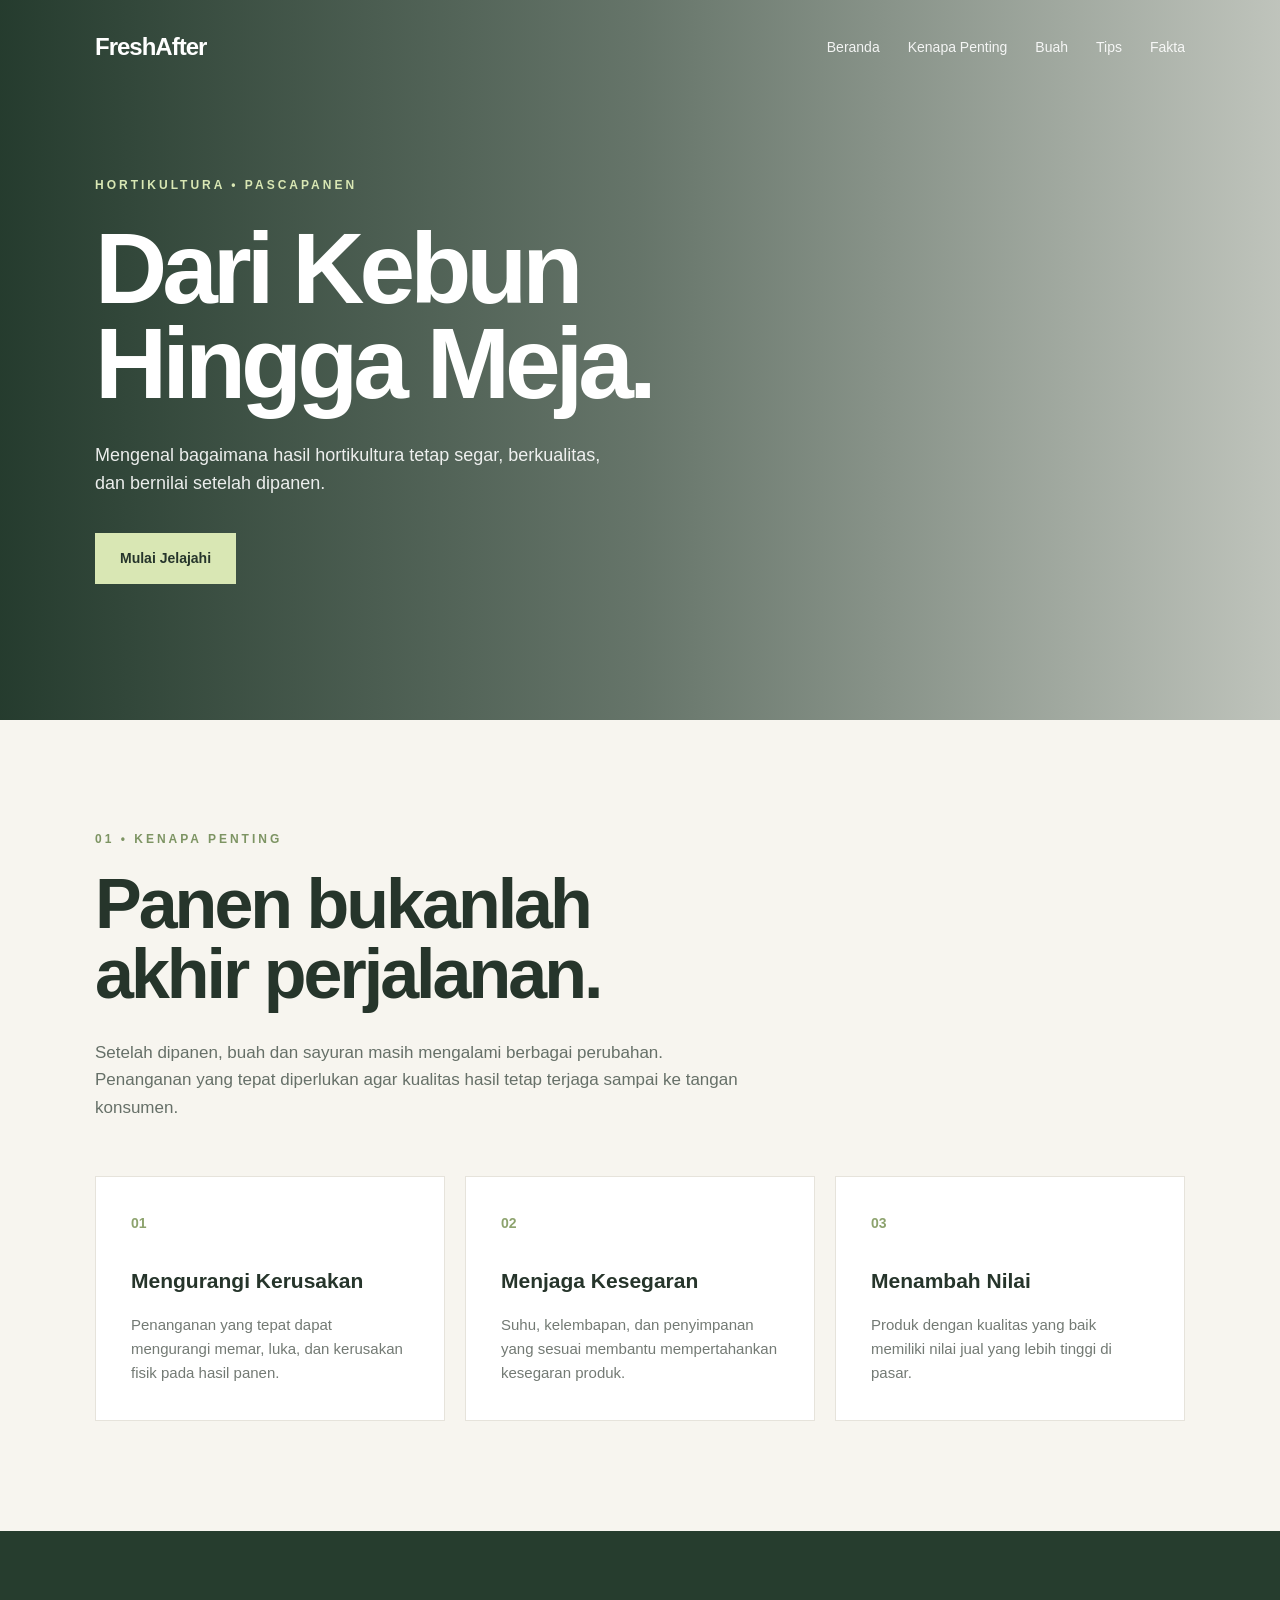
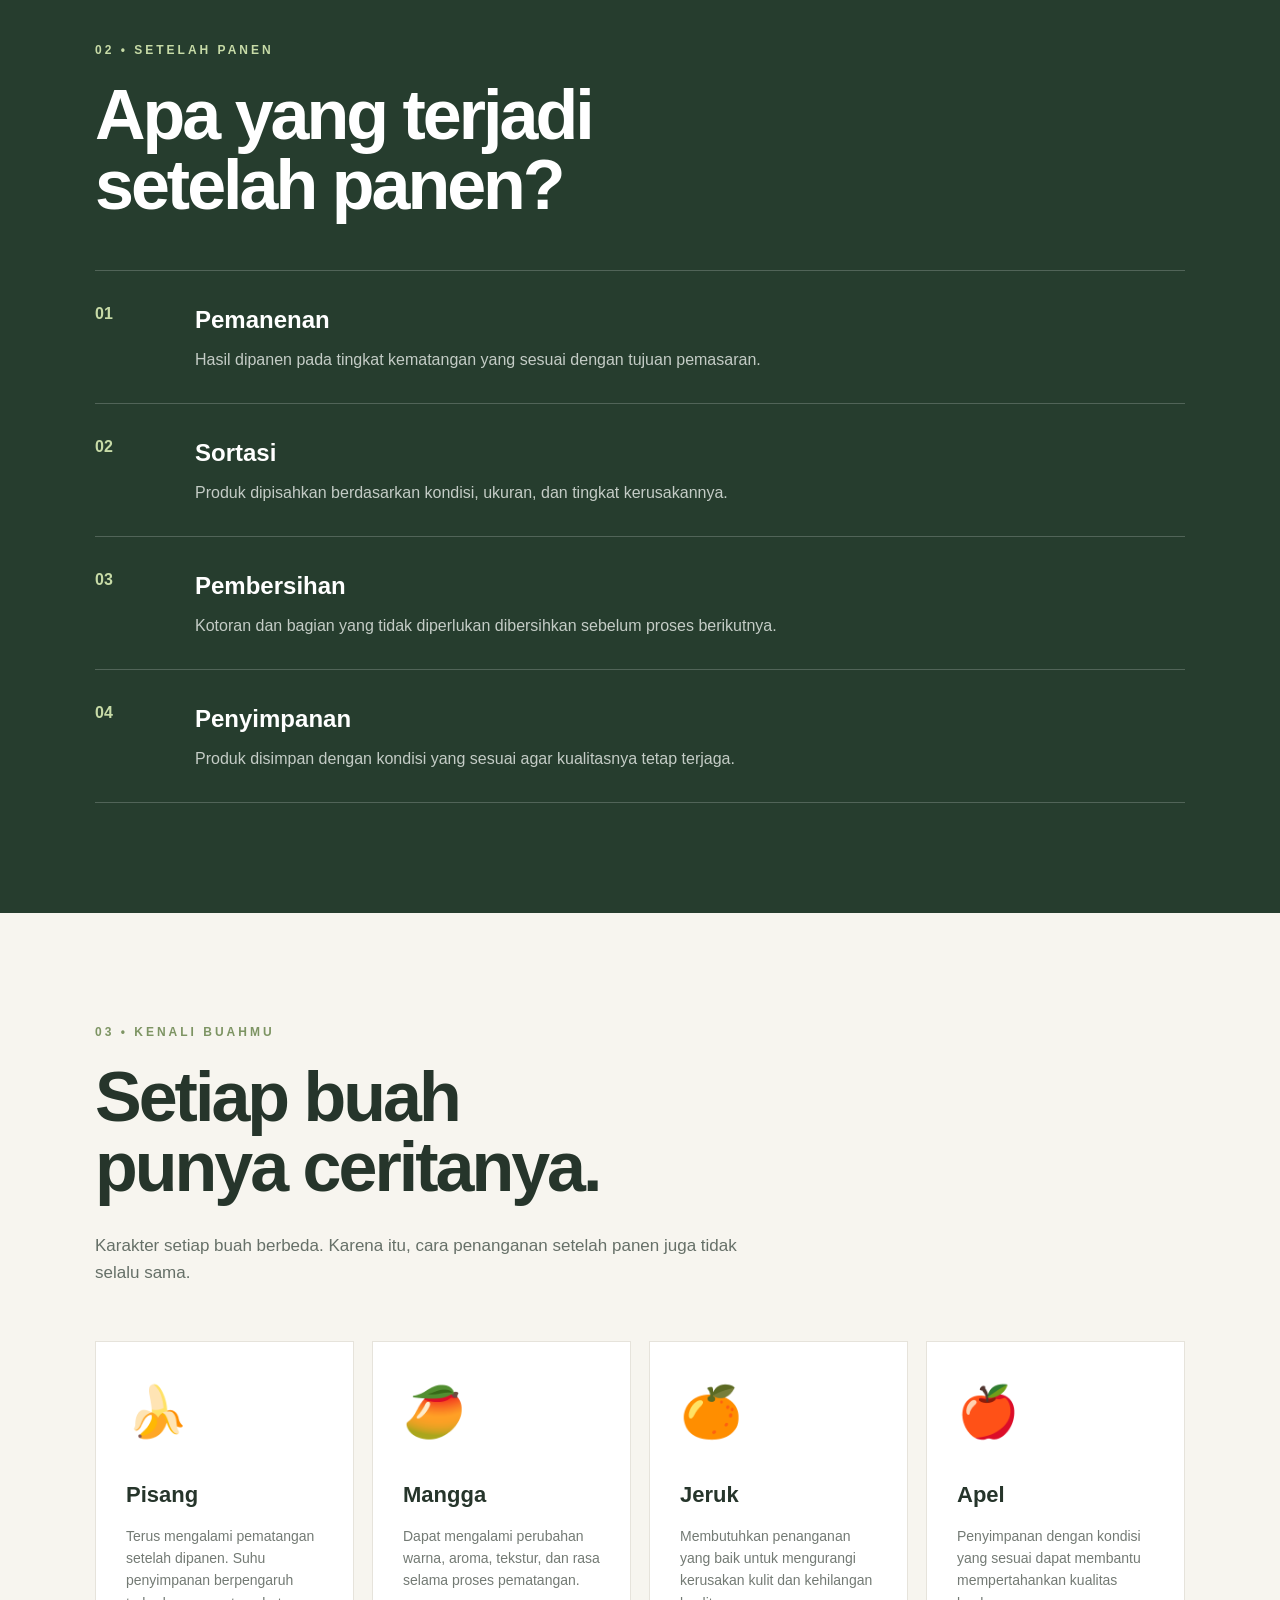
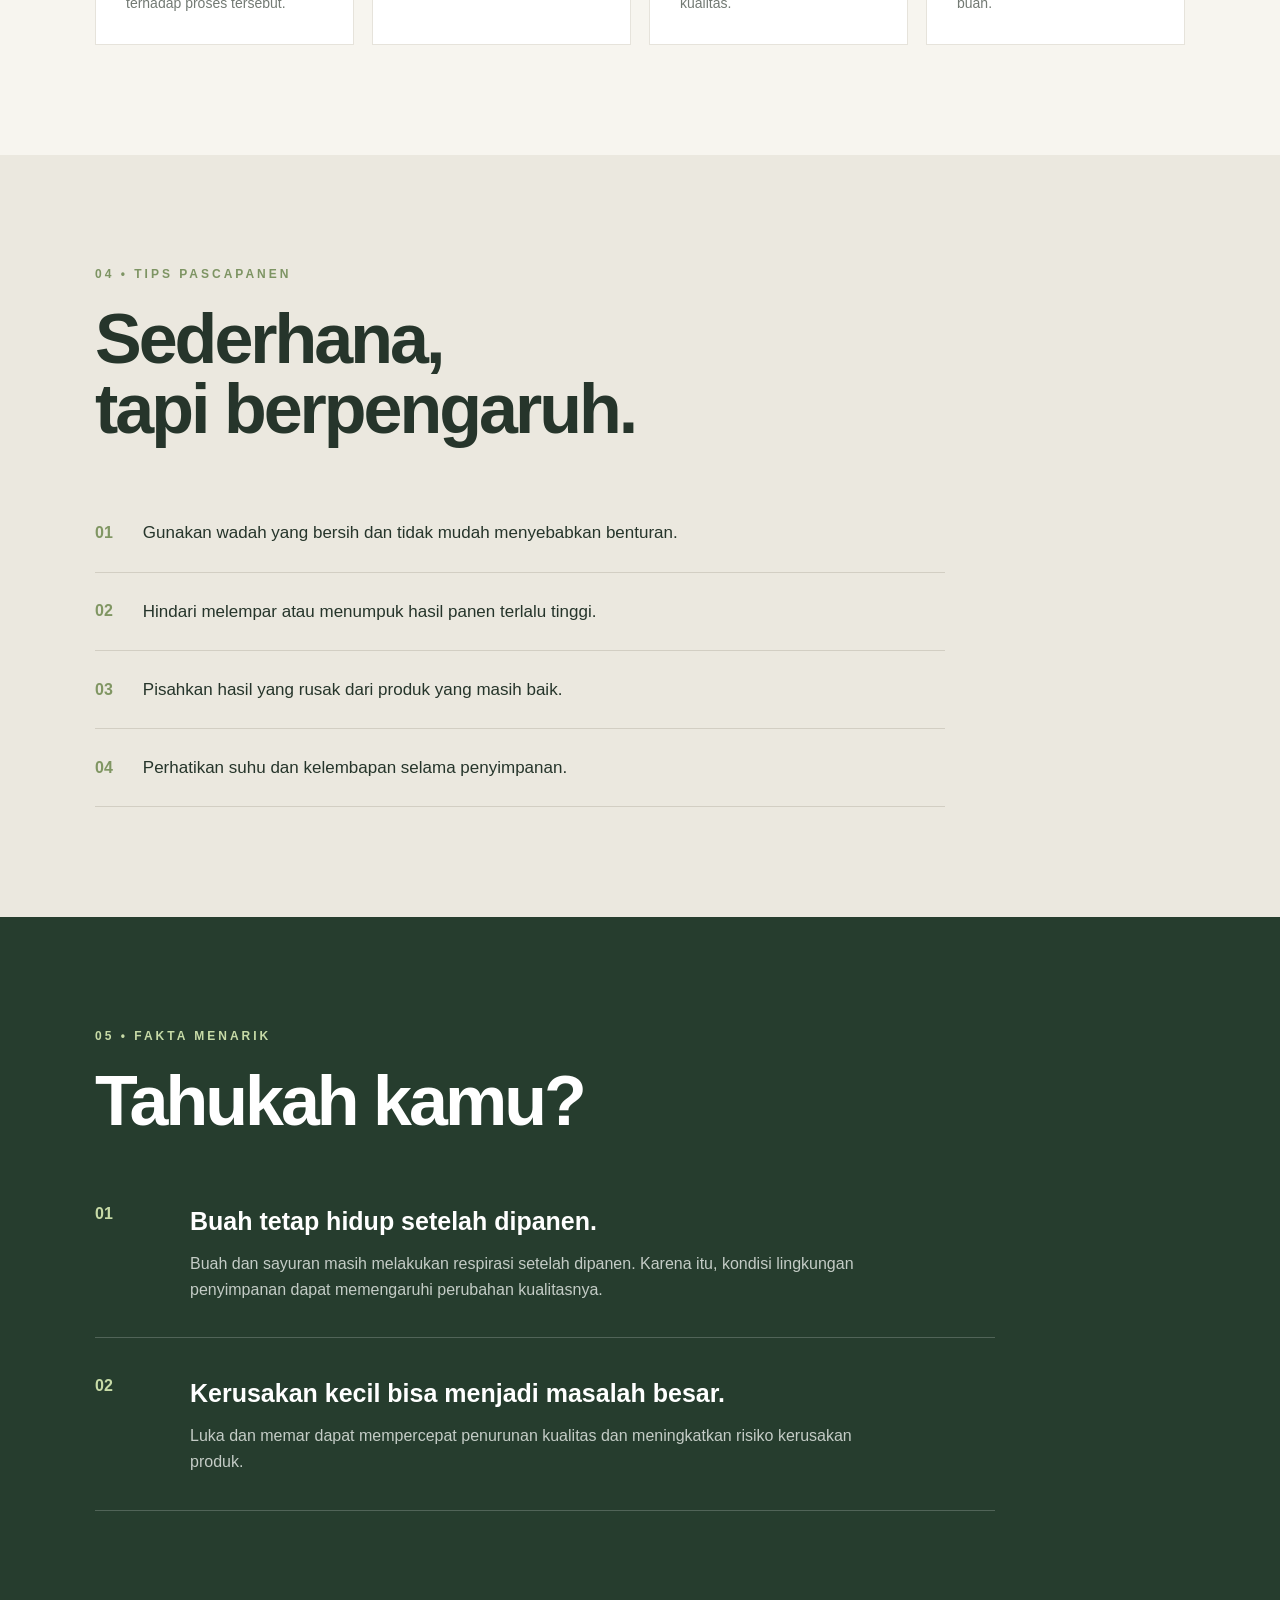
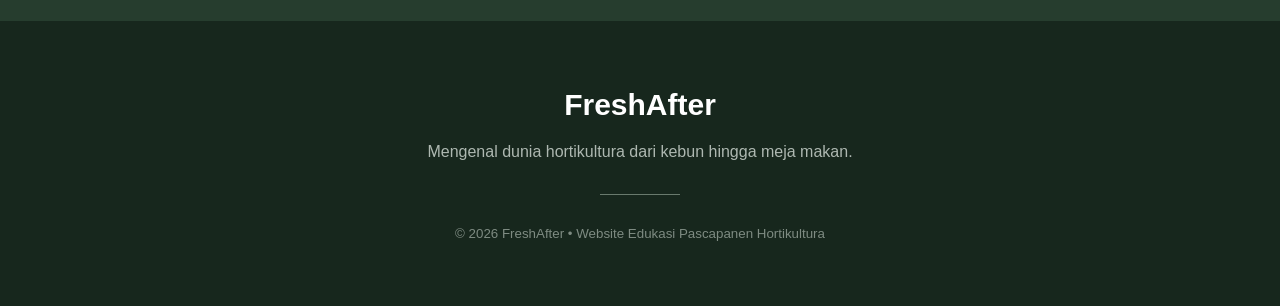
<file: index.html>
<!DOCTYPE html>
<html lang="id">
<head>
    <meta charset="UTF-8">
    <meta name="viewport" content="width=device-width, initial-scale=1.0">

    <title>FreshAfter | Hortikultura Pascapanen</title>

    <link rel="stylesheet" href="style.css">
</head>

<body>

    <!-- NAVBAR -->
    <header>
        <div class="navbar">
            <div class="logo">FreshAfter</div>

            <nav>
                <a href="index.html">Beranda</a>
                <a href="#penting">Kenapa Penting</a>
                <a href="#buah">Buah</a>
                <a href="#tips">Tips</a>
                <a href="#fakta">Fakta</a>
            </nav>
        </div>
    </header>


    <!-- HERO -->
    <section class="hero">
        <div class="hero-content">

            <p class="label">HORTIKULTURA • PASCAPANEN</p>

            <h1>
                Dari Kebun<br>
                Hingga Meja.
            </h1>

            <p class="hero-text">
                Mengenal bagaimana hasil hortikultura tetap segar,
                berkualitas, dan bernilai setelah dipanen.
            </p>

            <a href="#penting" class="button">
                Mulai Jelajahi
            </a>

        </div>
    </section>


    <!-- KENAPA PENTING -->
    <section class="section" id="penting">

        <p class="section-label">01 • KENAPA PENTING</p>

        <h2>
            Panen bukanlah<br>
            akhir perjalanan.
        </h2>

        <p class="description">
            Setelah dipanen, buah dan sayuran masih mengalami berbagai
            perubahan. Penanganan yang tepat diperlukan agar kualitas
            hasil tetap terjaga sampai ke tangan konsumen.
        </p>

        <div class="cards">

            <div class="card">
                <div class="number">01</div>
                <h3>Mengurangi Kerusakan</h3>
                <p>
                    Penanganan yang tepat dapat mengurangi memar,
                    luka, dan kerusakan fisik pada hasil panen.
                </p>
            </div>

            <div class="card">
                <div class="number">02</div>
                <h3>Menjaga Kesegaran</h3>
                <p>
                    Suhu, kelembapan, dan penyimpanan yang sesuai
                    membantu mempertahankan kesegaran produk.
                </p>
            </div>

            <div class="card">
                <div class="number">03</div>
                <h3>Menambah Nilai</h3>
                <p>
                    Produk dengan kualitas yang baik memiliki nilai
                    jual yang lebih tinggi di pasar.
                </p>
            </div>

        </div>

    </section>


    <!-- SETELAH PANEN -->
    <section class="section green-section">

        <p class="section-label">02 • SETELAH PANEN</p>

        <h2>
            Apa yang terjadi<br>
            setelah panen?
        </h2>

        <div class="process">

            <div class="process-item">
                <span>01</span>
                <div>
                    <h3>Pemanenan</h3>
                    <p>
                        Hasil dipanen pada tingkat kematangan
                        yang sesuai dengan tujuan pemasaran.
                    </p>
                </div>
            </div>

            <div class="process-item">
                <span>02</span>
                <div>
                    <h3>Sortasi</h3>
                    <p>
                        Produk dipisahkan berdasarkan kondisi,
                        ukuran, dan tingkat kerusakannya.
                    </p>
                </div>
            </div>

            <div class="process-item">
                <span>03</span>
                <div>
                    <h3>Pembersihan</h3>
                    <p>
                        Kotoran dan bagian yang tidak diperlukan
                        dibersihkan sebelum proses berikutnya.
                    </p>
                </div>
            </div>

            <div class="process-item">
                <span>04</span>
                <div>
                    <h3>Penyimpanan</h3>
                    <p>
                        Produk disimpan dengan kondisi yang sesuai
                        agar kualitasnya tetap terjaga.
                    </p>
                </div>
            </div>

        </div>

    </section>


    <!-- KENALI BUAH -->
    <section class="section" id="buah">

        <p class="section-label">03 • KENALI BUAHMU</p>

        <h2>
            Setiap buah<br>
            punya ceritanya.
        </h2>

        <p class="description">
            Karakter setiap buah berbeda. Karena itu, cara
            penanganan setelah panen juga tidak selalu sama.
        </p>

        <div class="fruit-grid">

            <div class="fruit-card">
                <div class="fruit-icon">🍌</div>
                <h3>Pisang</h3>
                <p>
                    Terus mengalami pematangan setelah dipanen.
                    Suhu penyimpanan berpengaruh terhadap proses tersebut.
                </p>
            </div>

            <div class="fruit-card">
                <div class="fruit-icon">🥭</div>
                <h3>Mangga</h3>
                <p>
                    Dapat mengalami perubahan warna, aroma,
                    tekstur, dan rasa selama proses pematangan.
                </p>
            </div>

            <div class="fruit-card">
                <div class="fruit-icon">🍊</div>
                <h3>Jeruk</h3>
                <p>
                    Membutuhkan penanganan yang baik untuk mengurangi
                    kerusakan kulit dan kehilangan kualitas.
                </p>
            </div>

            <div class="fruit-card">
                <div class="fruit-icon">🍎</div>
                <h3>Apel</h3>
                <p>
                    Penyimpanan dengan kondisi yang sesuai dapat
                    membantu mempertahankan kualitas buah.
                </p>
            </div>

        </div>

    </section>


    <!-- TIPS -->
    <section class="section tips-section" id="tips">

        <p class="section-label">04 • TIPS PASCAPANEN</p>

        <h2>
            Sederhana,<br>
            tapi berpengaruh.
        </h2>

        <div class="tips-list">

            <div class="tip">
                <span>01</span>
                <p>
                    Gunakan wadah yang bersih dan tidak mudah
                    menyebabkan benturan.
                </p>
            </div>

            <div class="tip">
                <span>02</span>
                <p>
                    Hindari melempar atau menumpuk hasil panen
                    terlalu tinggi.
                </p>
            </div>

            <div class="tip">
                <span>03</span>
                <p>
                    Pisahkan hasil yang rusak dari produk yang masih baik.
                </p>
            </div>

            <div class="tip">
                <span>04</span>
                <p>
                    Perhatikan suhu dan kelembapan selama penyimpanan.
                </p>
            </div>

        </div>

    </section>


    <!-- FAKTA -->
    <section class="section green-section" id="fakta">

        <p class="section-label">05 • FAKTA MENARIK</p>

        <h2>
            Tahukah kamu?
        </h2>

        <div class="fact-box">

            <div class="fact-number">01</div>

            <div>
                <h3>Buah tetap hidup setelah dipanen.</h3>

                <p>
                    Buah dan sayuran masih melakukan respirasi
                    setelah dipanen. Karena itu, kondisi lingkungan
                    penyimpanan dapat memengaruhi perubahan kualitasnya.
                </p>
            </div>

        </div>

        <div class="fact-box">

            <div class="fact-number">02</div>

            <div>
                <h3>Kerusakan kecil bisa menjadi masalah besar.</h3>

                <p>
                    Luka dan memar dapat mempercepat penurunan
                    kualitas dan meningkatkan risiko kerusakan produk.
                </p>
            </div>

        </div>

    </section>


    <!-- FOOTER -->
    <footer>

        <div class="footer-logo">
            FreshAfter
        </div>

        <p>
            Mengenal dunia hortikultura dari kebun
            hingga meja makan.
        </p>

        <div class="footer-line"></div>

        <small>
            © 2026 FreshAfter • Website Edukasi Pascapanen Hortikultura
        </small>

    </footer>

</body>
</html>
</file>
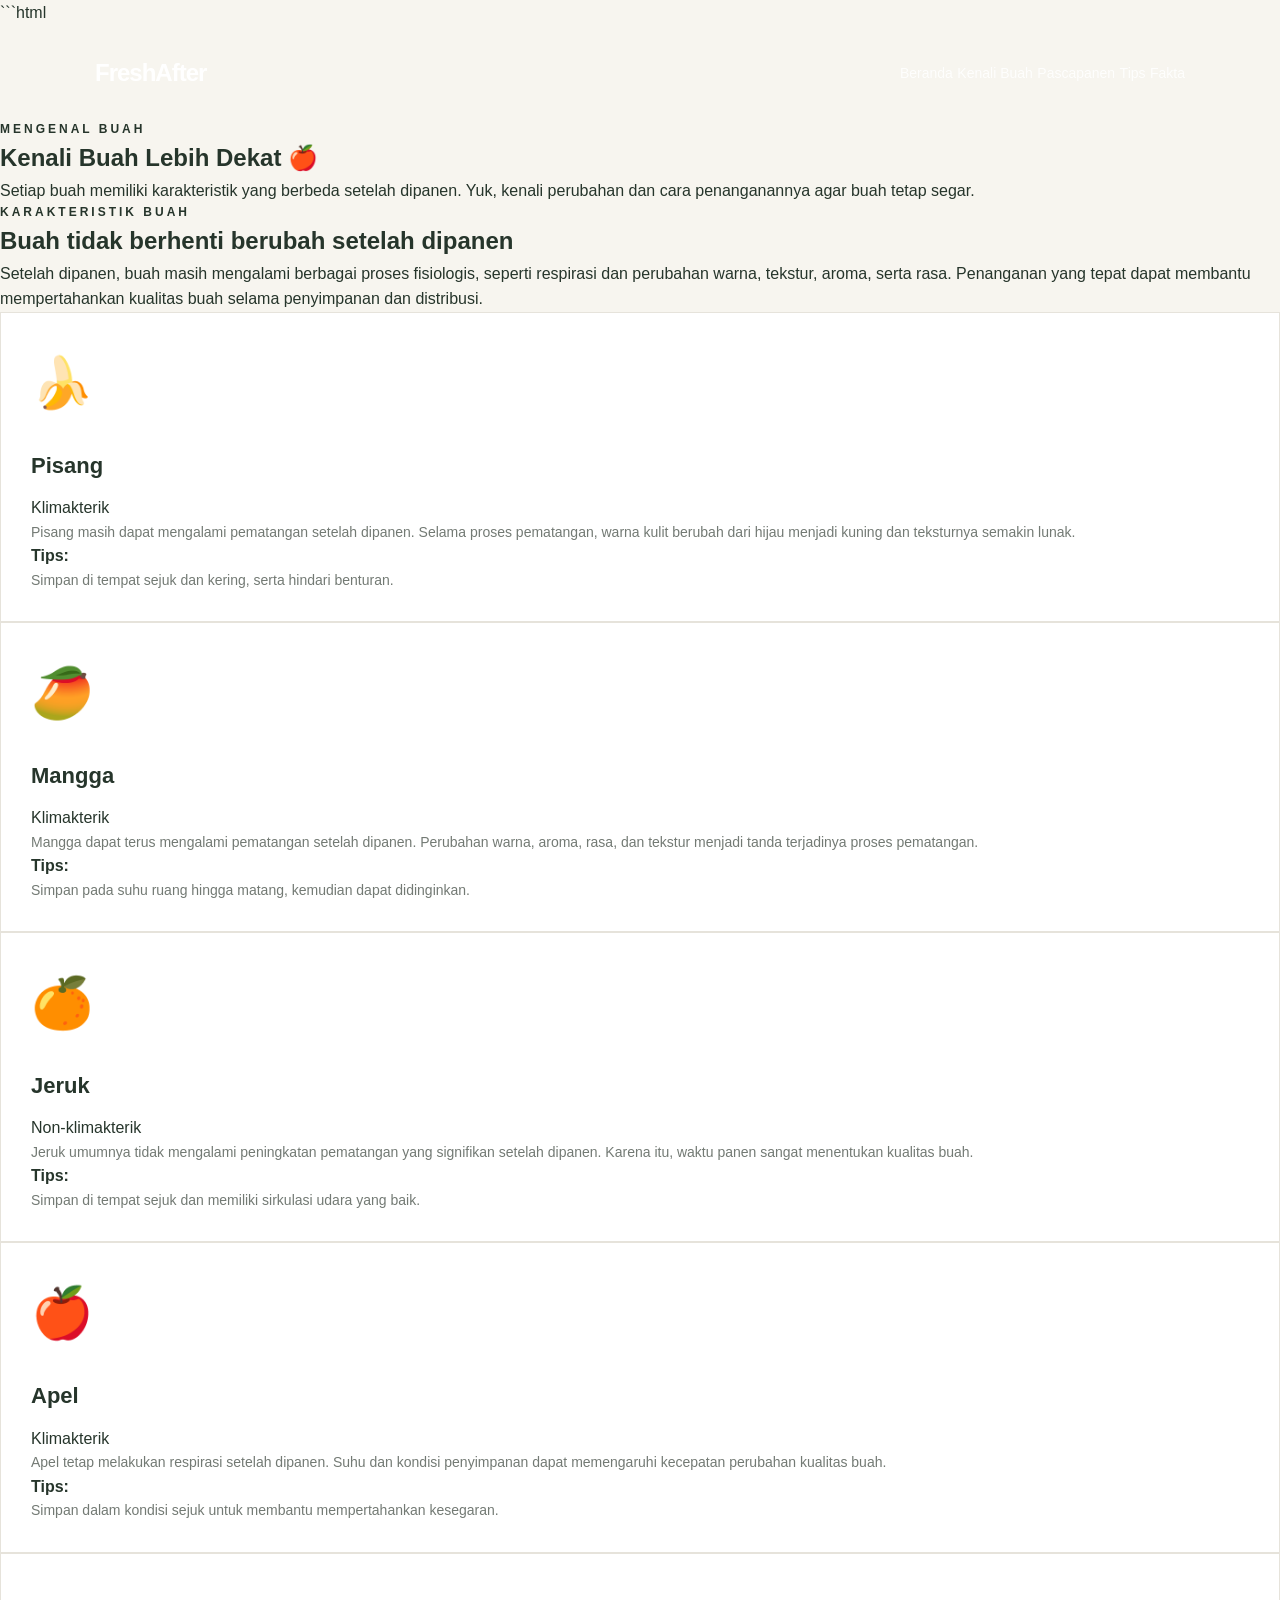
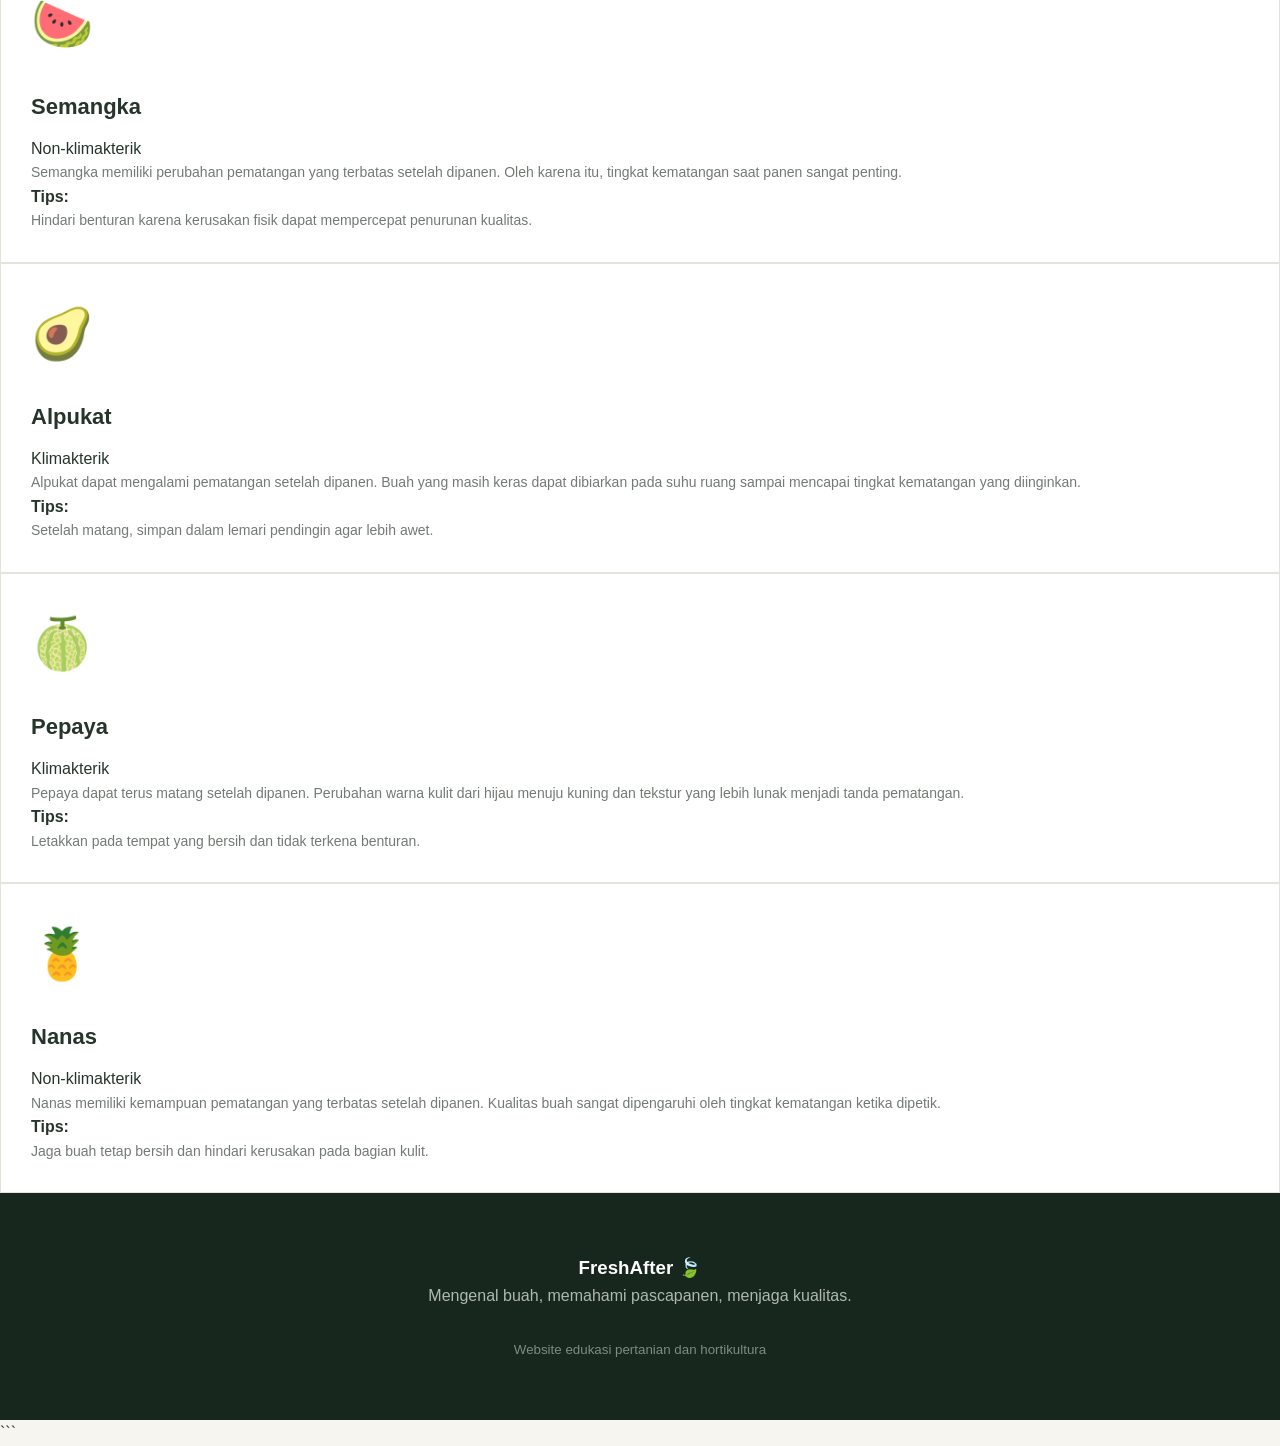
<file: buah.html>
```html
<!DOCTYPE html>
<html lang="id">
<head>
    <meta charset="UTF-8">
    <meta name="viewport" content="width=device-width, initial-scale=1.0">
    <title>Kenali Buah - FreshAfter</title>
    <link rel="stylesheet" href="style.css">
</head>

<body>

    <!-- NAVBAR -->
    <nav class="navbar">
        <div class="logo">FreshAfter</div>

        <div class="nav-links">
            <a href="index.html">Beranda</a>
            <a href="buah.html">Kenali Buah</a>
            <a href="pascapanen.html">Pascapanen</a>
            <a href="tips.html">Tips</a>
            <a href="fakta.html">Fakta</a>
        </div>
    </nav>

    <!-- HEADER -->
    <section class="page-header">
        <div>
            <p class="label">MENGENAL BUAH</p>
            <h1>Kenali Buah Lebih Dekat 🍎</h1>
            <p>
                Setiap buah memiliki karakteristik yang berbeda setelah dipanen.
                Yuk, kenali perubahan dan cara penanganannya agar buah tetap segar.
            </p>
        </div>
    </section>

    <!-- INTRO -->
    <section class="content-section">
        <p class="label">KARAKTERISTIK BUAH</p>
        <h2>Buah tidak berhenti berubah setelah dipanen</h2>

        <p>
            Setelah dipanen, buah masih mengalami berbagai proses fisiologis,
            seperti respirasi dan perubahan warna, tekstur, aroma, serta rasa.
            Penanganan yang tepat dapat membantu mempertahankan kualitas buah
            selama penyimpanan dan distribusi.
        </p>
    </section>

    <!-- FRUIT CARDS -->
    <section class="fruit-section">

        <div class="fruit-card">
            <div class="fruit-icon">🍌</div>
            <h3>Pisang</h3>
            <span class="fruit-tag">Klimakterik</span>
            <p>
                Pisang masih dapat mengalami pematangan setelah dipanen.
                Selama proses pematangan, warna kulit berubah dari hijau
                menjadi kuning dan teksturnya semakin lunak.
            </p>
            <strong>Tips:</strong>
            <p>Simpan di tempat sejuk dan kering, serta hindari benturan.</p>
        </div>

        <div class="fruit-card">
            <div class="fruit-icon">🥭</div>
            <h3>Mangga</h3>
            <span class="fruit-tag">Klimakterik</span>
            <p>
                Mangga dapat terus mengalami pematangan setelah dipanen.
                Perubahan warna, aroma, rasa, dan tekstur menjadi tanda
                terjadinya proses pematangan.
            </p>
            <strong>Tips:</strong>
            <p>Simpan pada suhu ruang hingga matang, kemudian dapat didinginkan.</p>
        </div>

        <div class="fruit-card">
            <div class="fruit-icon">🍊</div>
            <h3>Jeruk</h3>
            <span class="fruit-tag">Non-klimakterik</span>
            <p>
                Jeruk umumnya tidak mengalami peningkatan pematangan yang
                signifikan setelah dipanen. Karena itu, waktu panen sangat
                menentukan kualitas buah.
            </p>
            <strong>Tips:</strong>
            <p>Simpan di tempat sejuk dan memiliki sirkulasi udara yang baik.</p>
        </div>

        <div class="fruit-card">
            <div class="fruit-icon">🍎</div>
            <h3>Apel</h3>
            <span class="fruit-tag">Klimakterik</span>
            <p>
                Apel tetap melakukan respirasi setelah dipanen. Suhu dan
                kondisi penyimpanan dapat memengaruhi kecepatan perubahan
                kualitas buah.
            </p>
            <strong>Tips:</strong>
            <p>Simpan dalam kondisi sejuk untuk membantu mempertahankan kesegaran.</p>
        </div>

        <div class="fruit-card">
            <div class="fruit-icon">🍉</div>
            <h3>Semangka</h3>
            <span class="fruit-tag">Non-klimakterik</span>
            <p>
                Semangka memiliki perubahan pematangan yang terbatas setelah
                dipanen. Oleh karena itu, tingkat kematangan saat panen
                sangat penting.
            </p>
            <strong>Tips:</strong>
            <p>Hindari benturan karena kerusakan fisik dapat mempercepat penurunan kualitas.</p>
        </div>

        <div class="fruit-card">
            <div class="fruit-icon">🥑</div>
            <h3>Alpukat</h3>
            <span class="fruit-tag">Klimakterik</span>
            <p>
                Alpukat dapat mengalami pematangan setelah dipanen. Buah yang
                masih keras dapat dibiarkan pada suhu ruang sampai mencapai
                tingkat kematangan yang diinginkan.
            </p>
            <strong>Tips:</strong>
            <p>Setelah matang, simpan dalam lemari pendingin agar lebih awet.</p>
        </div>

        <div class="fruit-card">
            <div class="fruit-icon">🍈</div>
            <h3>Pepaya</h3>
            <span class="fruit-tag">Klimakterik</span>
            <p>
                Pepaya dapat terus matang setelah dipanen. Perubahan warna
                kulit dari hijau menuju kuning dan tekstur yang lebih lunak
                menjadi tanda pematangan.
            </p>
            <strong>Tips:</strong>
            <p>Letakkan pada tempat yang bersih dan tidak terkena benturan.</p>
        </div>

        <div class="fruit-card">
            <div class="fruit-icon">🍍</div>
            <h3>Nanas</h3>
            <span class="fruit-tag">Non-klimakterik</span>
            <p>
                Nanas memiliki kemampuan pematangan yang terbatas setelah
                dipanen. Kualitas buah sangat dipengaruhi oleh tingkat
                kematangan ketika dipetik.
            </p>
            <strong>Tips:</strong>
            <p>Jaga buah tetap bersih dan hindari kerusakan pada bagian kulit.</p>
        </div>

    </section>

    <!-- FOOTER -->
    <footer>
        <h3>FreshAfter 🍃</h3>
        <p>
            Mengenal buah, memahami pascapanen, menjaga kualitas.
        </p>
        <small>Website edukasi pertanian dan hortikultura</small>
    </footer>

</body>
</html>
```
</file>
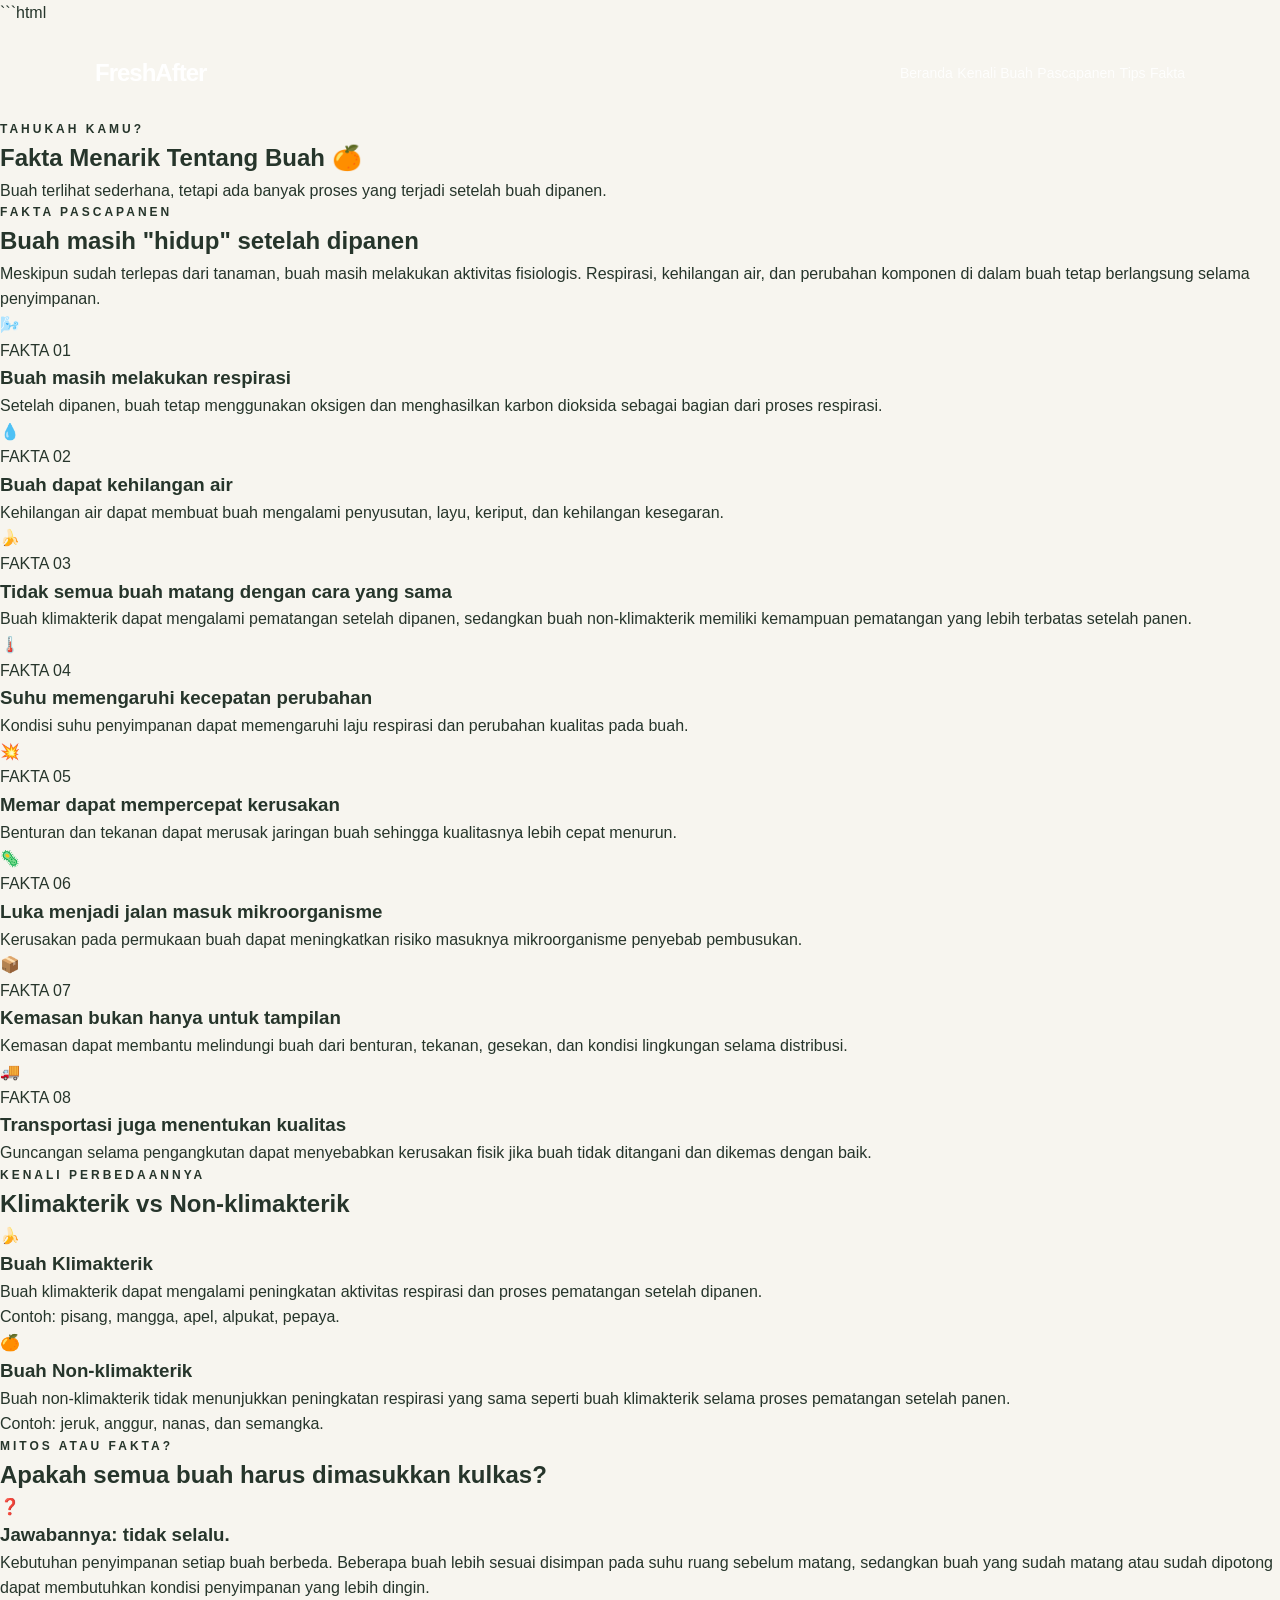
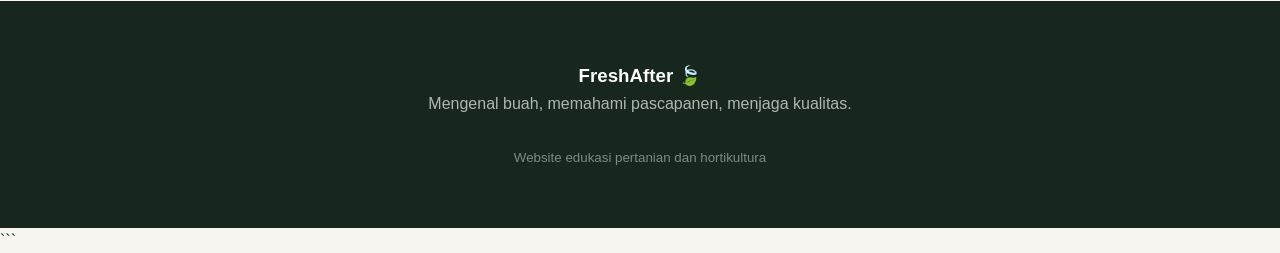
<file: fakta.html>
```html
<!DOCTYPE html>
<html lang="id">
<head>
    <meta charset="UTF-8">
    <meta name="viewport" content="width=device-width, initial-scale=1.0">
    <title>Fakta Buah - FreshAfter</title>
    <link rel="stylesheet" href="style.css">
</head>

<body>

    <!-- NAVBAR -->
    <nav class="navbar">
        <div class="logo">FreshAfter</div>

        <div class="nav-links">
            <a href="index.html">Beranda</a>
            <a href="buah.html">Kenali Buah</a>
            <a href="pascapanen.html">Pascapanen</a>
            <a href="tips.html">Tips</a>
            <a href="fakta.html">Fakta</a>
        </div>
    </nav>

    <!-- HEADER -->
    <section class="page-header">
        <div>
            <p class="label">TAHUKAH KAMU?</p>
            <h1>Fakta Menarik Tentang Buah 🍊</h1>
            <p>
                Buah terlihat sederhana, tetapi ada banyak proses yang
                terjadi setelah buah dipanen.
            </p>
        </div>
    </section>

    <!-- INTRO -->
    <section class="content-section">
        <p class="label">FAKTA PASCAPANEN</p>

        <h2>Buah masih "hidup" setelah dipanen</h2>

        <p>
            Meskipun sudah terlepas dari tanaman, buah masih melakukan
            aktivitas fisiologis. Respirasi, kehilangan air, dan perubahan
            komponen di dalam buah tetap berlangsung selama penyimpanan.
        </p>
    </section>

    <!-- FACT GRID -->
    <section class="facts-grid">

        <div class="fact-card">
            <div class="fact-icon">🌬️</div>
            <span>FAKTA 01</span>
            <h3>Buah masih melakukan respirasi</h3>
            <p>
                Setelah dipanen, buah tetap menggunakan oksigen dan
                menghasilkan karbon dioksida sebagai bagian dari proses
                respirasi.
            </p>
        </div>

        <div class="fact-card">
            <div class="fact-icon">💧</div>
            <span>FAKTA 02</span>
            <h3>Buah dapat kehilangan air</h3>
            <p>
                Kehilangan air dapat membuat buah mengalami penyusutan,
                layu, keriput, dan kehilangan kesegaran.
            </p>
        </div>

        <div class="fact-card">
            <div class="fact-icon">🍌</div>
            <span>FAKTA 03</span>
            <h3>Tidak semua buah matang dengan cara yang sama</h3>
            <p>
                Buah klimakterik dapat mengalami pematangan setelah dipanen,
                sedangkan buah non-klimakterik memiliki kemampuan pematangan
                yang lebih terbatas setelah panen.
            </p>
        </div>

        <div class="fact-card">
            <div class="fact-icon">🌡️</div>
            <span>FAKTA 04</span>
            <h3>Suhu memengaruhi kecepatan perubahan</h3>
            <p>
                Kondisi suhu penyimpanan dapat memengaruhi laju respirasi
                dan perubahan kualitas pada buah.
            </p>
        </div>

        <div class="fact-card">
            <div class="fact-icon">💥</div>
            <span>FAKTA 05</span>
            <h3>Memar dapat mempercepat kerusakan</h3>
            <p>
                Benturan dan tekanan dapat merusak jaringan buah sehingga
                kualitasnya lebih cepat menurun.
            </p>
        </div>

        <div class="fact-card">
            <div class="fact-icon">🦠</div>
            <span>FAKTA 06</span>
            <h3>Luka menjadi jalan masuk mikroorganisme</h3>
            <p>
                Kerusakan pada permukaan buah dapat meningkatkan risiko
                masuknya mikroorganisme penyebab pembusukan.
            </p>
        </div>

        <div class="fact-card">
            <div class="fact-icon">📦</div>
            <span>FAKTA 07</span>
            <h3>Kemasan bukan hanya untuk tampilan</h3>
            <p>
                Kemasan dapat membantu melindungi buah dari benturan,
                tekanan, gesekan, dan kondisi lingkungan selama distribusi.
            </p>
        </div>

        <div class="fact-card">
            <div class="fact-icon">🚚</div>
            <span>FAKTA 08</span>
            <h3>Transportasi juga menentukan kualitas</h3>
            <p>
                Guncangan selama pengangkutan dapat menyebabkan kerusakan
                fisik jika buah tidak ditangani dan dikemas dengan baik.
            </p>
        </div>

    </section>

    <!-- KLIMAKTERIK -->
    <section class="content-section">

        <p class="label">KENALI PERBEDAANNYA</p>

        <h2>Klimakterik vs Non-klimakterik</h2>

        <div class="comparison">

            <div class="comparison-box">
                <div class="comparison-icon">🍌</div>

                <h3>Buah Klimakterik</h3>

                <p>
                    Buah klimakterik dapat mengalami peningkatan aktivitas
                    respirasi dan proses pematangan setelah dipanen.
                </p>

                <div class="example">
                    Contoh: pisang, mangga, apel, alpukat, pepaya.
                </div>
            </div>

            <div class="comparison-box">
                <div class="comparison-icon">🍊</div>

                <h3>Buah Non-klimakterik</h3>

                <p>
                    Buah non-klimakterik tidak menunjukkan peningkatan
                    respirasi yang sama seperti buah klimakterik selama
                    proses pematangan setelah panen.
                </p>

                <div class="example">
                    Contoh: jeruk, anggur, nanas, dan semangka.
                </div>
            </div>

        </div>

    </section>

    <!-- MYTH -->
    <section class="content-section myth-section">

        <p class="label">MITOS ATAU FAKTA?</p>

        <h2>Apakah semua buah harus dimasukkan kulkas?</h2>

        <div class="myth-box">

            <div class="myth-icon">❓</div>

            <div>
                <h3>Jawabannya: tidak selalu.</h3>

                <p>
                    Kebutuhan penyimpanan setiap buah berbeda. Beberapa buah
                    lebih sesuai disimpan pada suhu ruang sebelum matang,
                    sedangkan buah yang sudah matang atau sudah dipotong
                    dapat membutuhkan kondisi penyimpanan yang lebih dingin.
                </p>
            </div>

        </div>

    </section>

    <!-- FOOTER -->
    <footer>
        <h3>FreshAfter 🍃</h3>
        <p>
            Mengenal buah, memahami pascapanen, menjaga kualitas.
        </p>
        <small>Website edukasi pertanian dan hortikultura</small>
    </footer>

</body>
</html>
```
</file>
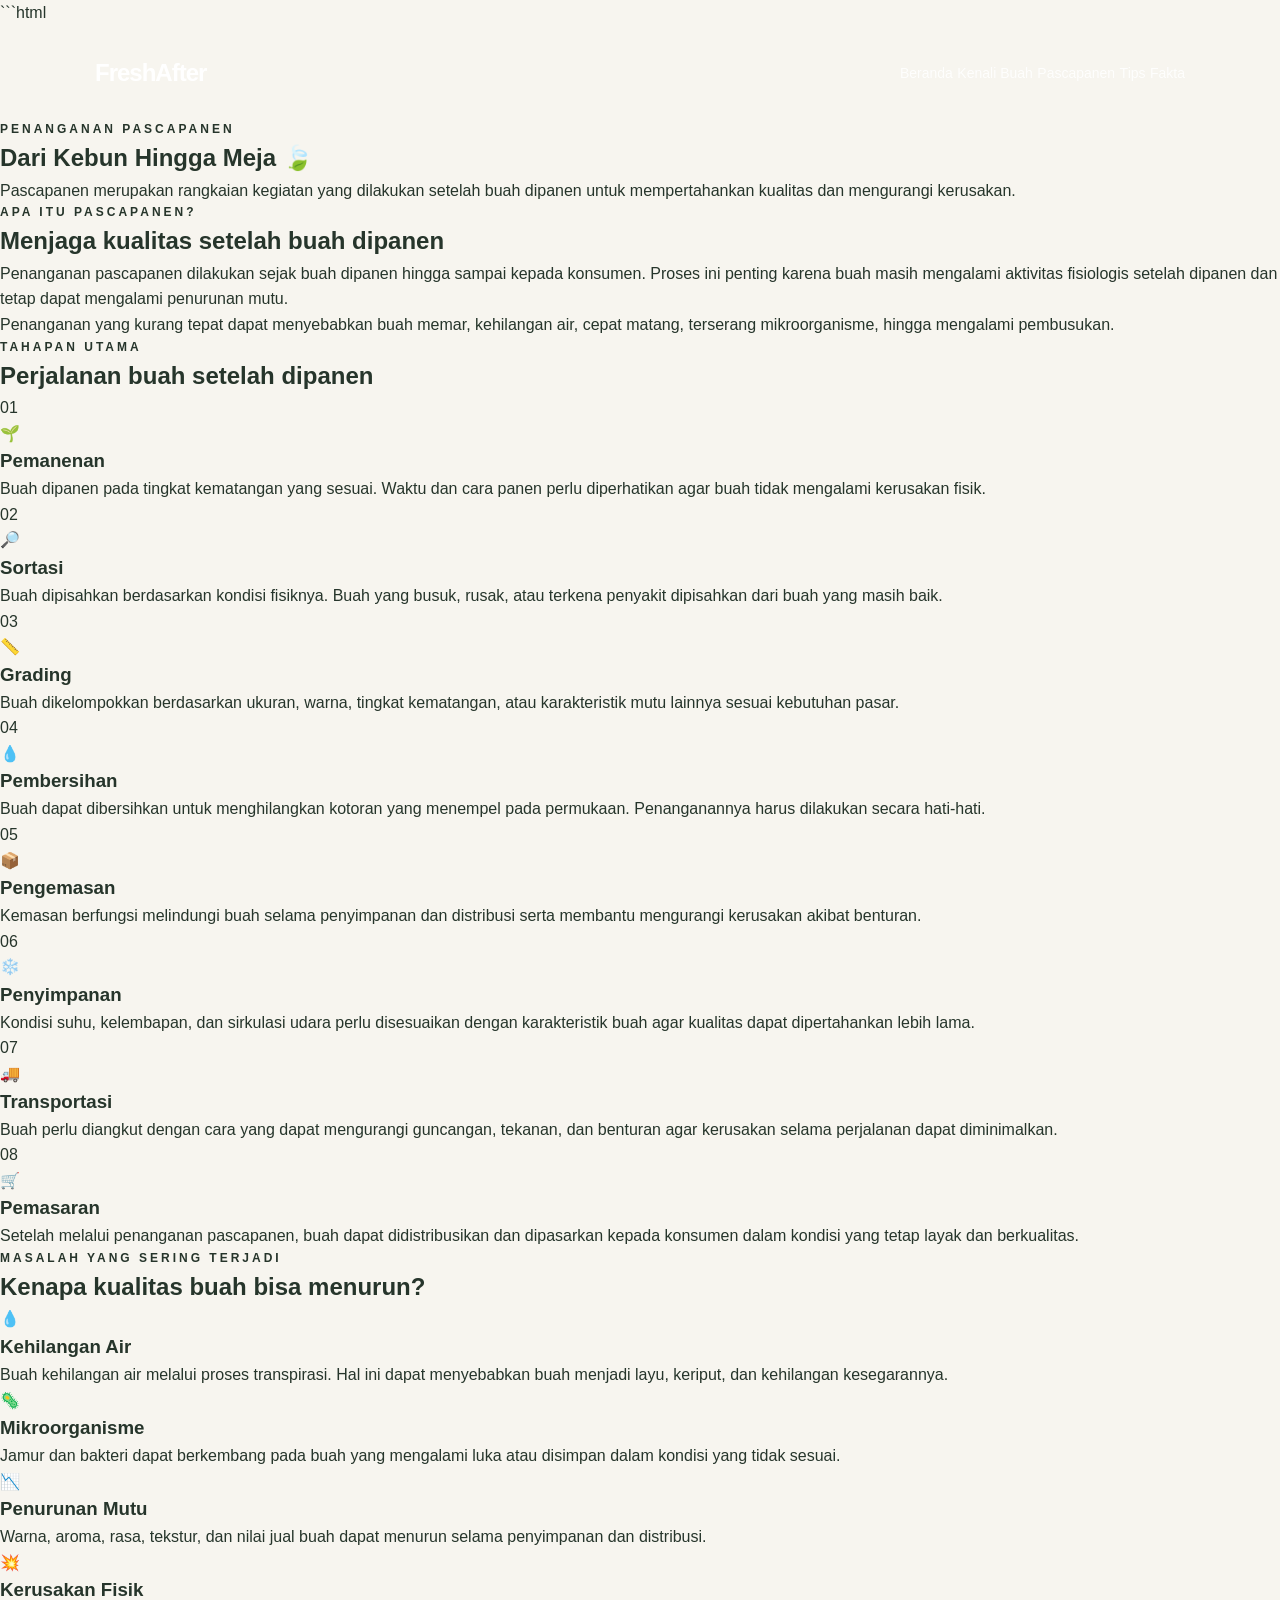
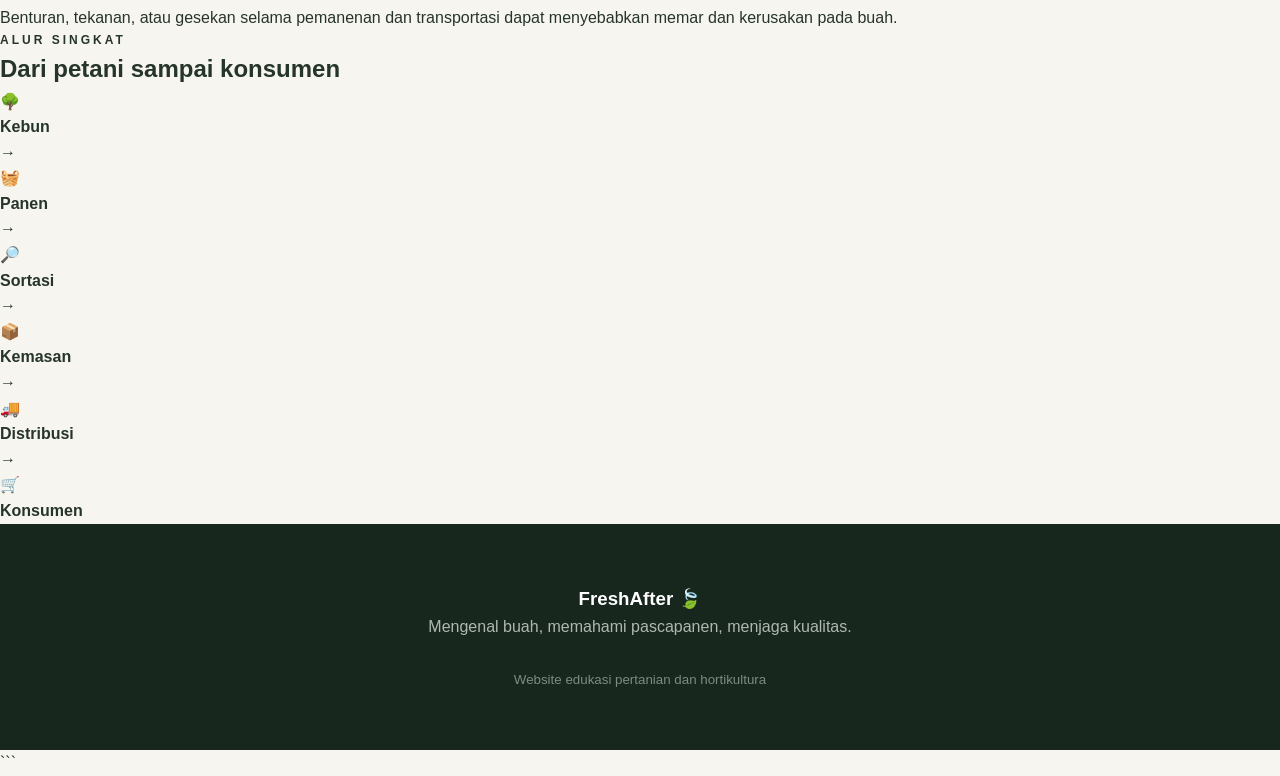
<file: pascapanen.html>
```html
<!DOCTYPE html>
<html lang="id">
<head>
    <meta charset="UTF-8">
    <meta name="viewport" content="width=device-width, initial-scale=1.0">
    <title>Pascapanen - FreshAfter</title>
    <link rel="stylesheet" href="style.css">
</head>

<body>

    <!-- NAVBAR -->
    <nav class="navbar">
        <div class="logo">FreshAfter</div>

        <div class="nav-links">
            <a href="index.html">Beranda</a>
            <a href="buah.html">Kenali Buah</a>
            <a href="pascapanen.html">Pascapanen</a>
            <a href="tips.html">Tips</a>
            <a href="fakta.html">Fakta</a>
        </div>
    </nav>

    <!-- HEADER -->
    <section class="page-header">
        <div>
            <p class="label">PENANGANAN PASCAPANEN</p>
            <h1>Dari Kebun Hingga Meja 🍃</h1>
            <p>
                Pascapanen merupakan rangkaian kegiatan yang dilakukan
                setelah buah dipanen untuk mempertahankan kualitas dan
                mengurangi kerusakan.
            </p>
        </div>
    </section>

    <!-- PENGERTIAN -->
    <section class="content-section">
        <p class="label">APA ITU PASCAPANEN?</p>

        <h2>Menjaga kualitas setelah buah dipanen</h2>

        <p>
            Penanganan pascapanen dilakukan sejak buah dipanen hingga
            sampai kepada konsumen. Proses ini penting karena buah masih
            mengalami aktivitas fisiologis setelah dipanen dan tetap dapat
            mengalami penurunan mutu.
        </p>

        <p>
            Penanganan yang kurang tepat dapat menyebabkan buah memar,
            kehilangan air, cepat matang, terserang mikroorganisme,
            hingga mengalami pembusukan.
        </p>
    </section>

    <!-- TAHAPAN -->
    <section class="process-section">

        <p class="label">TAHAPAN UTAMA</p>
        <h2>Perjalanan buah setelah dipanen</h2>

        <div class="process-grid">

            <div class="process-card">
                <div class="process-number">01</div>
                <div class="process-icon">🌱</div>
                <h3>Pemanenan</h3>
                <p>
                    Buah dipanen pada tingkat kematangan yang sesuai.
                    Waktu dan cara panen perlu diperhatikan agar buah
                    tidak mengalami kerusakan fisik.
                </p>
            </div>

            <div class="process-card">
                <div class="process-number">02</div>
                <div class="process-icon">🔎</div>
                <h3>Sortasi</h3>
                <p>
                    Buah dipisahkan berdasarkan kondisi fisiknya.
                    Buah yang busuk, rusak, atau terkena penyakit
                    dipisahkan dari buah yang masih baik.
                </p>
            </div>

            <div class="process-card">
                <div class="process-number">03</div>
                <div class="process-icon">📏</div>
                <h3>Grading</h3>
                <p>
                    Buah dikelompokkan berdasarkan ukuran, warna,
                    tingkat kematangan, atau karakteristik mutu
                    lainnya sesuai kebutuhan pasar.
                </p>
            </div>

            <div class="process-card">
                <div class="process-number">04</div>
                <div class="process-icon">💧</div>
                <h3>Pembersihan</h3>
                <p>
                    Buah dapat dibersihkan untuk menghilangkan kotoran
                    yang menempel pada permukaan. Penanganannya harus
                    dilakukan secara hati-hati.
                </p>
            </div>

            <div class="process-card">
                <div class="process-number">05</div>
                <div class="process-icon">📦</div>
                <h3>Pengemasan</h3>
                <p>
                    Kemasan berfungsi melindungi buah selama penyimpanan
                    dan distribusi serta membantu mengurangi kerusakan
                    akibat benturan.
                </p>
            </div>

            <div class="process-card">
                <div class="process-number">06</div>
                <div class="process-icon">❄️</div>
                <h3>Penyimpanan</h3>
                <p>
                    Kondisi suhu, kelembapan, dan sirkulasi udara perlu
                    disesuaikan dengan karakteristik buah agar kualitas
                    dapat dipertahankan lebih lama.
                </p>
            </div>

            <div class="process-card">
                <div class="process-number">07</div>
                <div class="process-icon">🚚</div>
                <h3>Transportasi</h3>
                <p>
                    Buah perlu diangkut dengan cara yang dapat mengurangi
                    guncangan, tekanan, dan benturan agar kerusakan
                    selama perjalanan dapat diminimalkan.
                </p>
            </div>

            <div class="process-card">
                <div class="process-number">08</div>
                <div class="process-icon">🛒</div>
                <h3>Pemasaran</h3>
                <p>
                    Setelah melalui penanganan pascapanen, buah dapat
                    didistribusikan dan dipasarkan kepada konsumen dalam
                    kondisi yang tetap layak dan berkualitas.
                </p>
            </div>

        </div>
    </section>

    <!-- MASALAH PASCAPANEN -->
    <section class="content-section">

        <p class="label">MASALAH YANG SERING TERJADI</p>

        <h2>Kenapa kualitas buah bisa menurun?</h2>

        <div class="problem-grid">

            <div class="problem-card">
                <span>💧</span>
                <h3>Kehilangan Air</h3>
                <p>
                    Buah kehilangan air melalui proses transpirasi.
                    Hal ini dapat menyebabkan buah menjadi layu,
                    keriput, dan kehilangan kesegarannya.
                </p>
            </div>

            <div class="problem-card">
                <span>🦠</span>
                <h3>Mikroorganisme</h3>
                <p>
                    Jamur dan bakteri dapat berkembang pada buah yang
                    mengalami luka atau disimpan dalam kondisi yang
                    tidak sesuai.
                </p>
            </div>

            <div class="problem-card">
                <span>📉</span>
                <h3>Penurunan Mutu</h3>
                <p>
                    Warna, aroma, rasa, tekstur, dan nilai jual buah
                    dapat menurun selama penyimpanan dan distribusi.
                </p>
            </div>

            <div class="problem-card">
                <span>💥</span>
                <h3>Kerusakan Fisik</h3>
                <p>
                    Benturan, tekanan, atau gesekan selama pemanenan
                    dan transportasi dapat menyebabkan memar dan
                    kerusakan pada buah.
                </p>
            </div>

        </div>

    </section>

    <!-- ALUR -->
    <section class="content-section flow-section">

        <p class="label">ALUR SINGKAT</p>

        <h2>Dari petani sampai konsumen</h2>

        <div class="flow">
            <div>🌳<br><strong>Kebun</strong></div>
            <span>→</span>
            <div>🧺<br><strong>Panen</strong></div>
            <span>→</span>
            <div>🔎<br><strong>Sortasi</strong></div>
            <span>→</span>
            <div>📦<br><strong>Kemasan</strong></div>
            <span>→</span>
            <div>🚚<br><strong>Distribusi</strong></div>
            <span>→</span>
            <div>🛒<br><strong>Konsumen</strong></div>
        </div>

    </section>

    <!-- FOOTER -->
    <footer>
        <h3>FreshAfter 🍃</h3>
        <p>
            Mengenal buah, memahami pascapanen, menjaga kualitas.
        </p>
        <small>Website edukasi pertanian dan hortikultura</small>
    </footer>

</body>
</html>
```
</file>
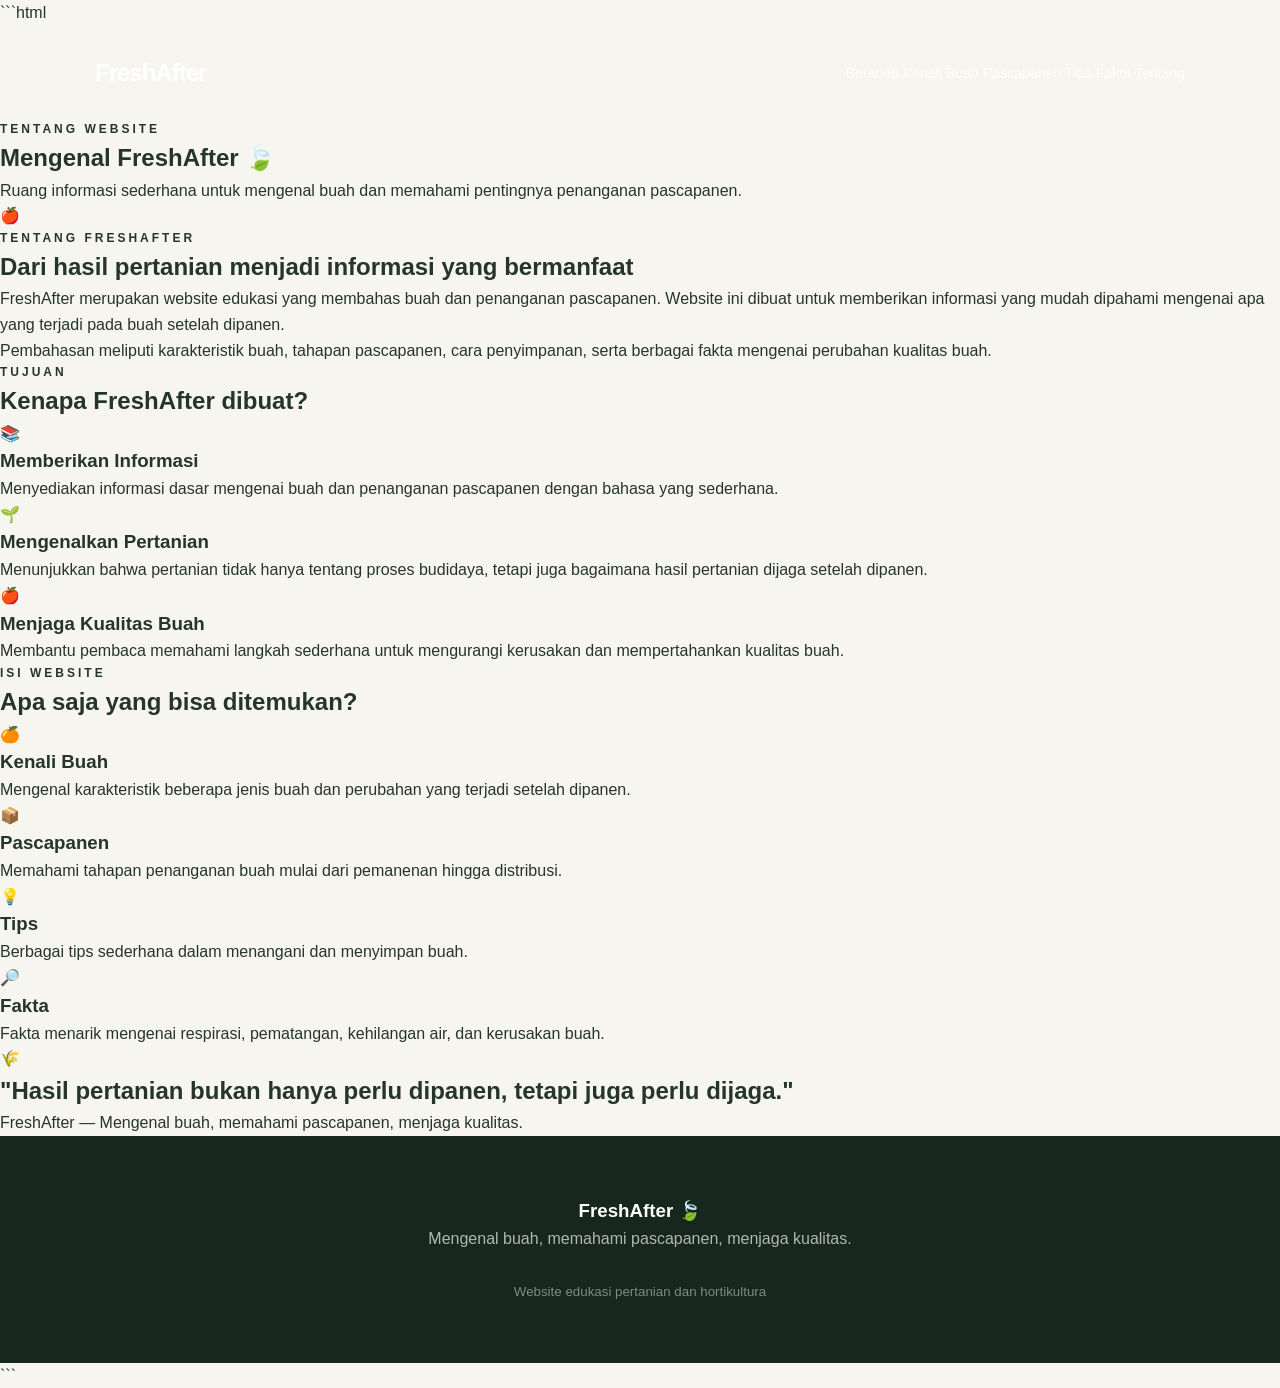
<file: tentang.html>
```html
<!DOCTYPE html>
<html lang="id">
<head>
    <meta charset="UTF-8">
    <meta name="viewport" content="width=device-width, initial-scale=1.0">
    <title>Tentang FreshAfter</title>
    <link rel="stylesheet" href="style.css">
</head>

<body>

    <!-- NAVBAR -->
    <nav class="navbar">
        <div class="logo">FreshAfter</div>

        <div class="nav-links">
            <a href="index.html">Beranda</a>
            <a href="buah.html">Kenali Buah</a>
            <a href="pascapanen.html">Pascapanen</a>
            <a href="tips.html">Tips</a>
            <a href="fakta.html">Fakta</a>
            <a href="tentang.html">Tentang</a>
        </div>
    </nav>

    <!-- HEADER -->
    <section class="page-header">
        <div>
            <p class="label">TENTANG WEBSITE</p>
            <h1>Mengenal FreshAfter 🍃</h1>
            <p>
                Ruang informasi sederhana untuk mengenal buah dan
                memahami pentingnya penanganan pascapanen.
            </p>
        </div>
    </section>

    <!-- ABOUT -->
    <section class="content-section about-intro">

        <div class="about-icon">🍎</div>

        <div>
            <p class="label">TENTANG FRESHAFTER</p>

            <h2>Dari hasil pertanian menjadi informasi yang bermanfaat</h2>

            <p>
                FreshAfter merupakan website edukasi yang membahas buah
                dan penanganan pascapanen. Website ini dibuat untuk
                memberikan informasi yang mudah dipahami mengenai apa
                yang terjadi pada buah setelah dipanen.
            </p>

            <p>
                Pembahasan meliputi karakteristik buah, tahapan
                pascapanen, cara penyimpanan, serta berbagai fakta
                mengenai perubahan kualitas buah.
            </p>
        </div>

    </section>

    <!-- TUJUAN -->
    <section class="content-section">

        <p class="label">TUJUAN</p>

        <h2>Kenapa FreshAfter dibuat?</h2>

        <div class="purpose-grid">

            <div class="purpose-card">
                <span>📚</span>
                <h3>Memberikan Informasi</h3>
                <p>
                    Menyediakan informasi dasar mengenai buah dan
                    penanganan pascapanen dengan bahasa yang sederhana.
                </p>
            </div>

            <div class="purpose-card">
                <span>🌱</span>
                <h3>Mengenalkan Pertanian</h3>
                <p>
                    Menunjukkan bahwa pertanian tidak hanya tentang
                    proses budidaya, tetapi juga bagaimana hasil
                    pertanian dijaga setelah dipanen.
                </p>
            </div>

            <div class="purpose-card">
                <span>🍎</span>
                <h3>Menjaga Kualitas Buah</h3>
                <p>
                    Membantu pembaca memahami langkah sederhana untuk
                    mengurangi kerusakan dan mempertahankan kualitas buah.
                </p>
            </div>

        </div>

    </section>

    <!-- APA YANG ADA -->
    <section class="content-section">

        <p class="label">ISI WEBSITE</p>

        <h2>Apa saja yang bisa ditemukan?</h2>

        <div class="feature-list">

            <div class="feature-item">
                <div class="feature-icon">🍊</div>
                <div>
                    <h3>Kenali Buah</h3>
                    <p>
                        Mengenal karakteristik beberapa jenis buah dan
                        perubahan yang terjadi setelah dipanen.
                    </p>
                </div>
            </div>

            <div class="feature-item">
                <div class="feature-icon">📦</div>
                <div>
                    <h3>Pascapanen</h3>
                    <p>
                        Memahami tahapan penanganan buah mulai dari
                        pemanenan hingga distribusi.
                    </p>
                </div>
            </div>

            <div class="feature-item">
                <div class="feature-icon">💡</div>
                <div>
                    <h3>Tips</h3>
                    <p>
                        Berbagai tips sederhana dalam menangani dan
                        menyimpan buah.
                    </p>
                </div>
            </div>

            <div class="feature-item">
                <div class="feature-icon">🔎</div>
                <div>
                    <h3>Fakta</h3>
                    <p>
                        Fakta menarik mengenai respirasi, pematangan,
                        kehilangan air, dan kerusakan buah.
                    </p>
                </div>
            </div>

        </div>

    </section>

    <!-- PENUTUP -->
    <section class="about-quote">

        <div>
            <span>🌾</span>

            <h2>
                "Hasil pertanian bukan hanya perlu dipanen,
                tetapi juga perlu dijaga."
            </h2>

            <p>
                FreshAfter — Mengenal buah, memahami pascapanen,
                menjaga kualitas.
            </p>
        </div>

    </section>

    <!-- FOOTER -->
    <footer>
        <h3>FreshAfter 🍃</h3>
        <p>
            Mengenal buah, memahami pascapanen, menjaga kualitas.
        </p>
        <small>Website edukasi pertanian dan hortikultura</small>
    </footer>

</body>
</html>
```
</file>
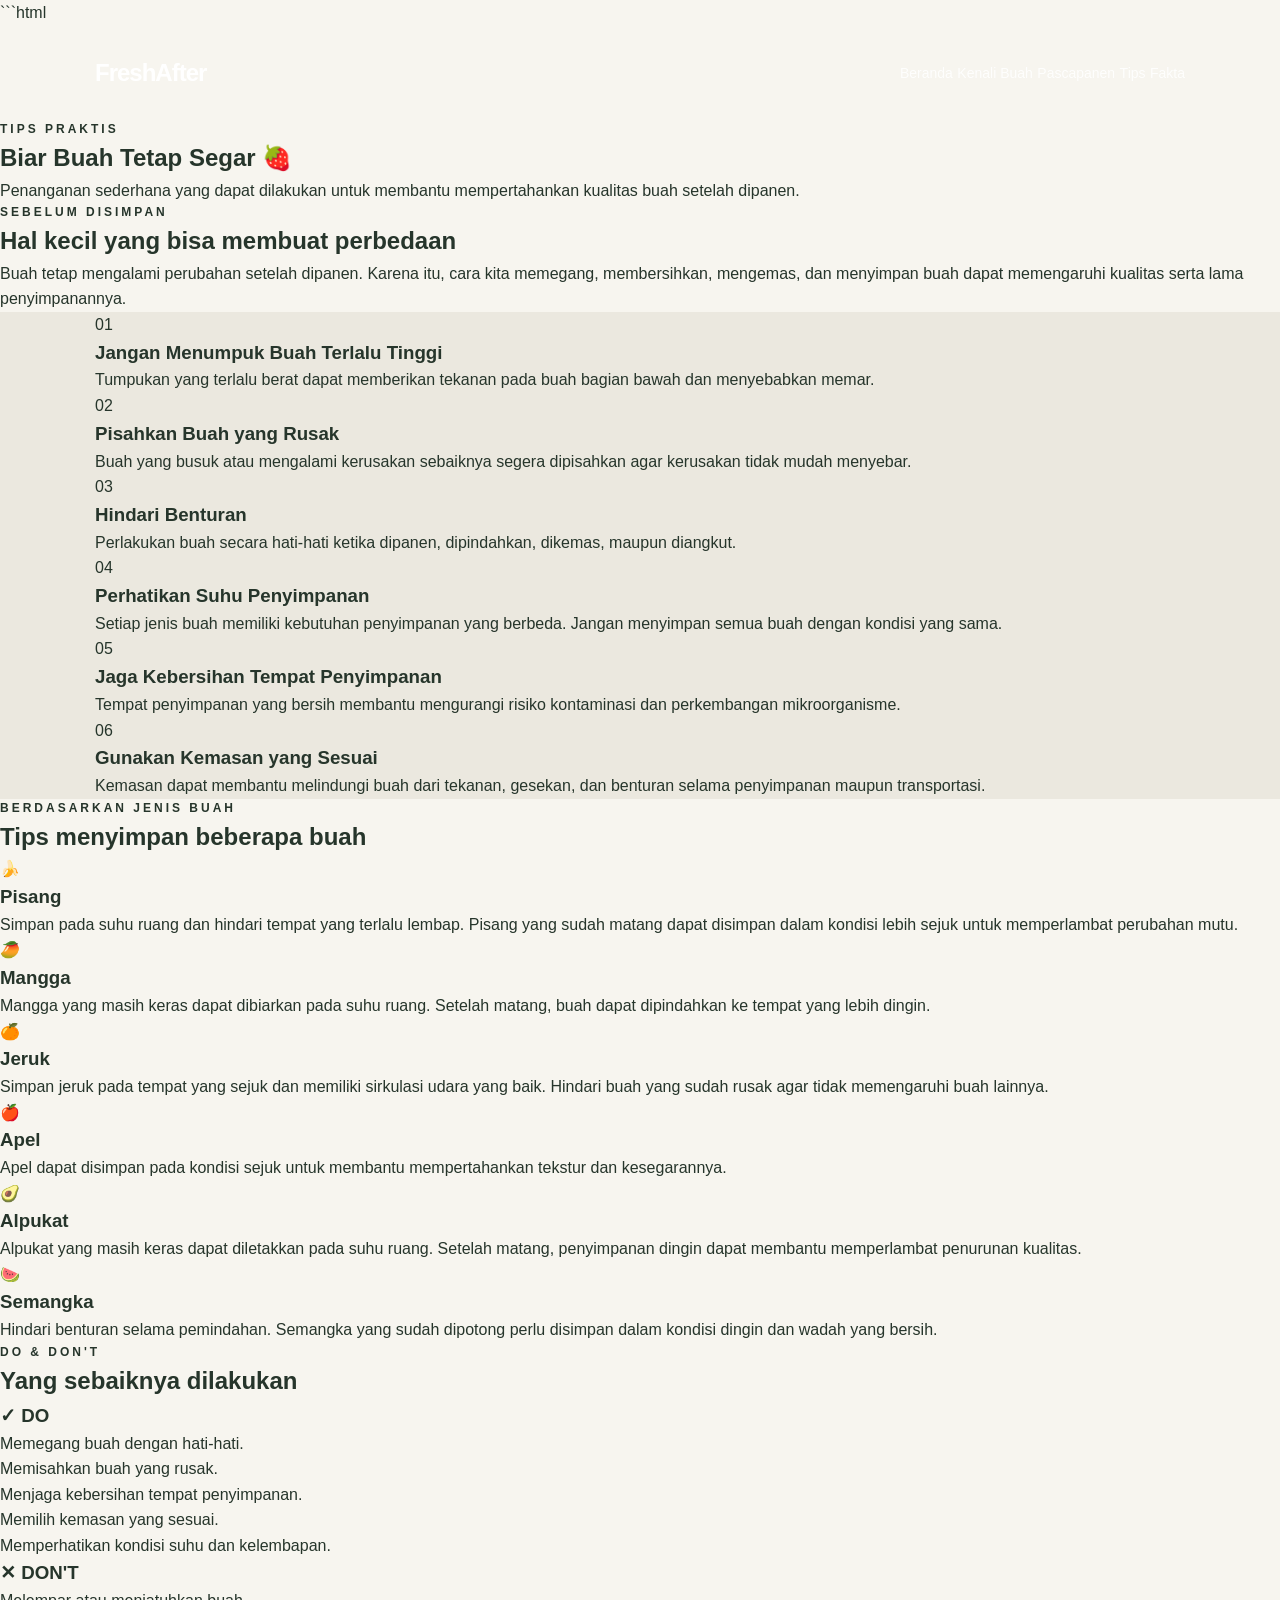
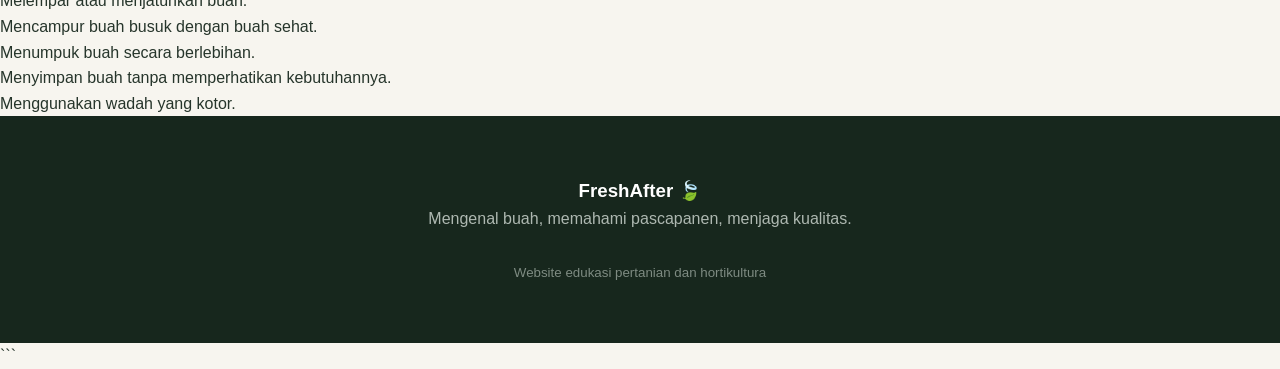
<file: tips.html>
```html
<!DOCTYPE html>
<html lang="id">
<head>
    <meta charset="UTF-8">
    <meta name="viewport" content="width=device-width, initial-scale=1.0">
    <title>Tips Pascapanen - FreshAfter</title>
    <link rel="stylesheet" href="style.css">
</head>

<body>

    <!-- NAVBAR -->
    <nav class="navbar">
        <div class="logo">FreshAfter</div>

        <div class="nav-links">
            <a href="index.html">Beranda</a>
            <a href="buah.html">Kenali Buah</a>
            <a href="pascapanen.html">Pascapanen</a>
            <a href="tips.html">Tips</a>
            <a href="fakta.html">Fakta</a>
        </div>
    </nav>

    <!-- HEADER -->
    <section class="page-header">
        <div>
            <p class="label">TIPS PRAKTIS</p>
            <h1>Biar Buah Tetap Segar 🍓</h1>
            <p>
                Penanganan sederhana yang dapat dilakukan untuk membantu
                mempertahankan kualitas buah setelah dipanen.
            </p>
        </div>
    </section>

    <!-- INTRO -->
    <section class="content-section">
        <p class="label">SEBELUM DISIMPAN</p>

        <h2>Hal kecil yang bisa membuat perbedaan</h2>

        <p>
            Buah tetap mengalami perubahan setelah dipanen. Karena itu,
            cara kita memegang, membersihkan, mengemas, dan menyimpan buah
            dapat memengaruhi kualitas serta lama penyimpanannya.
        </p>
    </section>

    <!-- GENERAL TIPS -->
    <section class="tips-section">

        <div class="tip-card">
            <div class="tip-number">01</div>
            <div>
                <h3>Jangan Menumpuk Buah Terlalu Tinggi</h3>
                <p>
                    Tumpukan yang terlalu berat dapat memberikan tekanan
                    pada buah bagian bawah dan menyebabkan memar.
                </p>
            </div>
        </div>

        <div class="tip-card">
            <div class="tip-number">02</div>
            <div>
                <h3>Pisahkan Buah yang Rusak</h3>
                <p>
                    Buah yang busuk atau mengalami kerusakan sebaiknya
                    segera dipisahkan agar kerusakan tidak mudah menyebar.
                </p>
            </div>
        </div>

        <div class="tip-card">
            <div class="tip-number">03</div>
            <div>
                <h3>Hindari Benturan</h3>
                <p>
                    Perlakukan buah secara hati-hati ketika dipanen,
                    dipindahkan, dikemas, maupun diangkut.
                </p>
            </div>
        </div>

        <div class="tip-card">
            <div class="tip-number">04</div>
            <div>
                <h3>Perhatikan Suhu Penyimpanan</h3>
                <p>
                    Setiap jenis buah memiliki kebutuhan penyimpanan
                    yang berbeda. Jangan menyimpan semua buah dengan
                    kondisi yang sama.
                </p>
            </div>
        </div>

        <div class="tip-card">
            <div class="tip-number">05</div>
            <div>
                <h3>Jaga Kebersihan Tempat Penyimpanan</h3>
                <p>
                    Tempat penyimpanan yang bersih membantu mengurangi
                    risiko kontaminasi dan perkembangan mikroorganisme.
                </p>
            </div>
        </div>

        <div class="tip-card">
            <div class="tip-number">06</div>
            <div>
                <h3>Gunakan Kemasan yang Sesuai</h3>
                <p>
                    Kemasan dapat membantu melindungi buah dari tekanan,
                    gesekan, dan benturan selama penyimpanan maupun
                    transportasi.
                </p>
            </div>
        </div>

    </section>

    <!-- TIPS BERDASARKAN BUAH -->
    <section class="content-section">

        <p class="label">BERDASARKAN JENIS BUAH</p>

        <h2>Tips menyimpan beberapa buah</h2>

        <div class="fruit-tip-grid">

            <div class="fruit-tip">
                <span>🍌</span>
                <h3>Pisang</h3>
                <p>
                    Simpan pada suhu ruang dan hindari tempat yang terlalu
                    lembap. Pisang yang sudah matang dapat disimpan dalam
                    kondisi lebih sejuk untuk memperlambat perubahan mutu.
                </p>
            </div>

            <div class="fruit-tip">
                <span>🥭</span>
                <h3>Mangga</h3>
                <p>
                    Mangga yang masih keras dapat dibiarkan pada suhu ruang.
                    Setelah matang, buah dapat dipindahkan ke tempat yang
                    lebih dingin.
                </p>
            </div>

            <div class="fruit-tip">
                <span>🍊</span>
                <h3>Jeruk</h3>
                <p>
                    Simpan jeruk pada tempat yang sejuk dan memiliki
                    sirkulasi udara yang baik. Hindari buah yang sudah
                    rusak agar tidak memengaruhi buah lainnya.
                </p>
            </div>

            <div class="fruit-tip">
                <span>🍎</span>
                <h3>Apel</h3>
                <p>
                    Apel dapat disimpan pada kondisi sejuk untuk membantu
                    mempertahankan tekstur dan kesegarannya.
                </p>
            </div>

            <div class="fruit-tip">
                <span>🥑</span>
                <h3>Alpukat</h3>
                <p>
                    Alpukat yang masih keras dapat diletakkan pada suhu
                    ruang. Setelah matang, penyimpanan dingin dapat membantu
                    memperlambat penurunan kualitas.
                </p>
            </div>

            <div class="fruit-tip">
                <span>🍉</span>
                <h3>Semangka</h3>
                <p>
                    Hindari benturan selama pemindahan. Semangka yang sudah
                    dipotong perlu disimpan dalam kondisi dingin dan wadah
                    yang bersih.
                </p>
            </div>

        </div>

    </section>

    <!-- DO & DON'T -->
    <section class="content-section">

        <p class="label">DO & DON'T</p>

        <h2>Yang sebaiknya dilakukan</h2>

        <div class="dos-donts">

            <div class="do-box">
                <h3>✓ DO</h3>
                <ul>
                    <li>Memegang buah dengan hati-hati.</li>
                    <li>Memisahkan buah yang rusak.</li>
                    <li>Menjaga kebersihan tempat penyimpanan.</li>
                    <li>Memilih kemasan yang sesuai.</li>
                    <li>Memperhatikan kondisi suhu dan kelembapan.</li>
                </ul>
            </div>

            <div class="dont-box">
                <h3>✕ DON'T</h3>
                <ul>
                    <li>Melempar atau menjatuhkan buah.</li>
                    <li>Mencampur buah busuk dengan buah sehat.</li>
                    <li>Menumpuk buah secara berlebihan.</li>
                    <li>Menyimpan buah tanpa memperhatikan kebutuhannya.</li>
                    <li>Menggunakan wadah yang kotor.</li>
                </ul>
            </div>

        </div>

    </section>

    <!-- FOOTER -->
    <footer>
        <h3>FreshAfter 🍃</h3>
        <p>
            Mengenal buah, memahami pascapanen, menjaga kualitas.
        </p>
        <small>Website edukasi pertanian dan hortikultura</small>
    </footer>

</body>
</html>
```
</file>
<file: style.css>
/* =========================
   DASAR
========================= */

* {
    margin: 0;
    padding: 0;
    box-sizing: border-box;
}

html {
    scroll-behavior: smooth;
}

body {
    font-family: Arial, Helvetica, sans-serif;
    background: #f7f5ef;
    color: #26352b;
    line-height: 1.6;
}

a {
    text-decoration: none;
    color: inherit;
}


/* =========================
   NAVBAR
========================= */

header {
    position: absolute;
    top: 0;
    left: 0;
    width: 100%;
    z-index: 10;
}

.navbar {
    max-width: 1150px;
    margin: auto;
    padding: 28px 30px;

    display: flex;
    justify-content: space-between;
    align-items: center;
}

.logo {
    font-size: 24px;
    font-weight: bold;
    letter-spacing: -1px;
    color: white;
}

nav {
    display: flex;
    gap: 28px;
}

nav a {
    color: white;
    font-size: 14px;
    opacity: 0.9;
    transition: 0.3s;
}

nav a:hover {
    opacity: 0.6;
}


/* =========================
   HERO
========================= */

.hero {
    min-height: 720px;

    display: flex;
    align-items: center;

    background:
        linear-gradient(
            90deg,
            rgba(24, 48, 34, 0.94),
            rgba(24, 48, 34, 0.65),
            rgba(24, 48, 34, 0.25)
        ),
        url("https://images.unsplash.com/photo-1610832958506-aa56368176cf?auto=format&fit=crop&w=1800&q=80");

    background-size: cover;
    background-position: center;
}

.hero-content {
    width: 1150px;
    max-width: 100%;
    margin: auto;
    padding: 120px 30px 80px;

    color: white;
}

.label,
.section-label {
    font-size: 12px;
    font-weight: bold;
    letter-spacing: 3px;
    text-transform: uppercase;
}

.hero .label {
    color: #d9e7b4;
    margin-bottom: 25px;
}

.hero h1 {
    font-size: clamp(55px, 8vw, 100px);
    line-height: 0.95;
    letter-spacing: -5px;
    margin-bottom: 30px;
}

.hero-text {
    max-width: 520px;
    font-size: 18px;
    opacity: 0.9;
    margin-bottom: 35px;
}

.button {
    display: inline-block;
    padding: 14px 25px;

    background: #d9e7b4;
    color: #26352b;

    font-size: 14px;
    font-weight: bold;

    transition: 0.3s;
}

.button:hover {
    transform: translateY(-3px);
}


/* =========================
   SECTION
========================= */

.section {
    max-width: 1150px;
    margin: auto;
    padding: 110px 30px;
}

.section-label {
    color: #7d9463;
    margin-bottom: 20px;
}

.section h2 {
    font-size: clamp(40px, 6vw, 70px);
    line-height: 1;
    letter-spacing: -3px;
    margin-bottom: 30px;
}

.description {
    max-width: 650px;
    font-size: 17px;
    color: #667068;
    margin-bottom: 55px;
}


/* =========================
   CARD
========================= */

.cards {
    display: grid;
    grid-template-columns: repeat(3, 1fr);
    gap: 20px;
}

.card {
    background: white;
    padding: 35px;
    border: 1px solid #e6e3db;
}

.number {
    color: #8da36e;
    font-size: 14px;
    font-weight: bold;
    margin-bottom: 30px;
}

.card h3 {
    font-size: 21px;
    margin-bottom: 15px;
}

.card p {
    color: #737a74;
    font-size: 15px;
}


/* =========================
   GREEN SECTION
========================= */

.green-section {
    max-width: none;
    background: #263d2e;
    color: white;
    padding-left: max(30px, calc((100% - 1090px) / 2));
    padding-right: max(30px, calc((100% - 1090px) / 2));
}

.green-section .section-label {
    color: #c7dba7;
}

.green-section h2 {
    color: white;
}


/* =========================
   PROCESS
========================= */

.process {
    margin-top: 50px;
    border-top: 1px solid rgba(255,255,255,0.2);
}

.process-item {
    display: grid;
    grid-template-columns: 80px 1fr;
    gap: 20px;

    padding: 30px 0;

    border-bottom: 1px solid rgba(255,255,255,0.2);
}

.process-item > span {
    color: #c7dba7;
    font-weight: bold;
}

.process-item h3 {
    font-size: 24px;
    margin-bottom: 8px;
}

.process-item p {
    color: #c4ccc6;
    max-width: 650px;
}


/* =========================
   BUAH
========================= */

.fruit-grid {
    display: grid;
    grid-template-columns: repeat(4, 1fr);
    gap: 18px;
}

.fruit-card {
    background: white;
    border: 1px solid #e6e3db;
    padding: 30px;
    min-height: 300px;
}

.fruit-icon {
    font-size: 50px;
    margin-bottom: 25px;
}

.fruit-card h3 {
    font-size: 22px;
    margin-bottom: 12px;
}

.fruit-card p {
    font-size: 14px;
    color: #737a74;
}


/* =========================
   TIPS
========================= */

.tips-section {
    background: #ebe8df;
    max-width: none;

    padding-left: max(30px, calc((100% - 1090px) / 2));
    padding-right: max(30px, calc((100% - 1090px) / 2));
}

.tips-list {
    max-width: 850px;
    margin-top: 50px;
}

.tip {
    display: flex;
    align-items: center;
    gap: 30px;

    padding: 25px 0;

    border-bottom: 1px solid #d2cec3;
}

.tip span {
    font-weight: bold;
    color: #809663;
}

.tip p {
    font-size: 17px;
}


/* =========================
   FAKTA
========================= */

.fact-box {
    max-width: 900px;

    display: grid;
    grid-template-columns: 70px 1fr;
    gap: 25px;

    padding: 35px 0;

    border-bottom: 1px solid rgba(255,255,255,0.2);
}

.fact-number {
    color: #c7dba7;
    font-weight: bold;
}

.fact-box h3 {
    font-size: 25px;
    margin-bottom: 10px;
}

.fact-box p {
    color: #c4ccc6;
    max-width: 700px;
}


/* =========================
   FOOTER
========================= */

footer {
    background: #17271d;
    color: white;
    padding: 60px 30px;
    text-align: center;
}

.footer-logo {
    font-size: 30px;
    font-weight: bold;
    margin-bottom: 10px;
}

footer p {
    color: #aeb8b1;
    margin-bottom: 30px;
}

.footer-line {
    width: 80px;
    height: 1px;
    background: #697a6d;
    margin: 0 auto 25px;
}

footer small {
    color: #7e8b82;
}


/* =========================
   HP
========================= */

@media (max-width: 800px) {

    .navbar {
        padding: 20px;
    }

    nav {
        display: none;
    }

    .hero {
        min-height: 650px;
    }

    .hero-content {
        padding: 120px 25px 70px;
    }

    .hero h1 {
        letter-spacing: -3px;
    }

    .section {
        padding: 80px 25px;
    }

    .cards {
        grid-template-columns: 1fr;
    }

    .fruit-grid {
        grid-template-columns: repeat(2, 1fr);
    }

    .green-section,
    .tips-section {
        padding-left: 25px;
        padding-right: 25px;
    }

}


@media (max-width: 500px) {

    .fruit-grid {
        grid-template-columns: 1fr;
    }

    .process-item {
        grid-template-columns: 45px 1fr;
    }

    .fact-box {
        grid-template-columns: 45px 1fr;
    }

}
</file>
